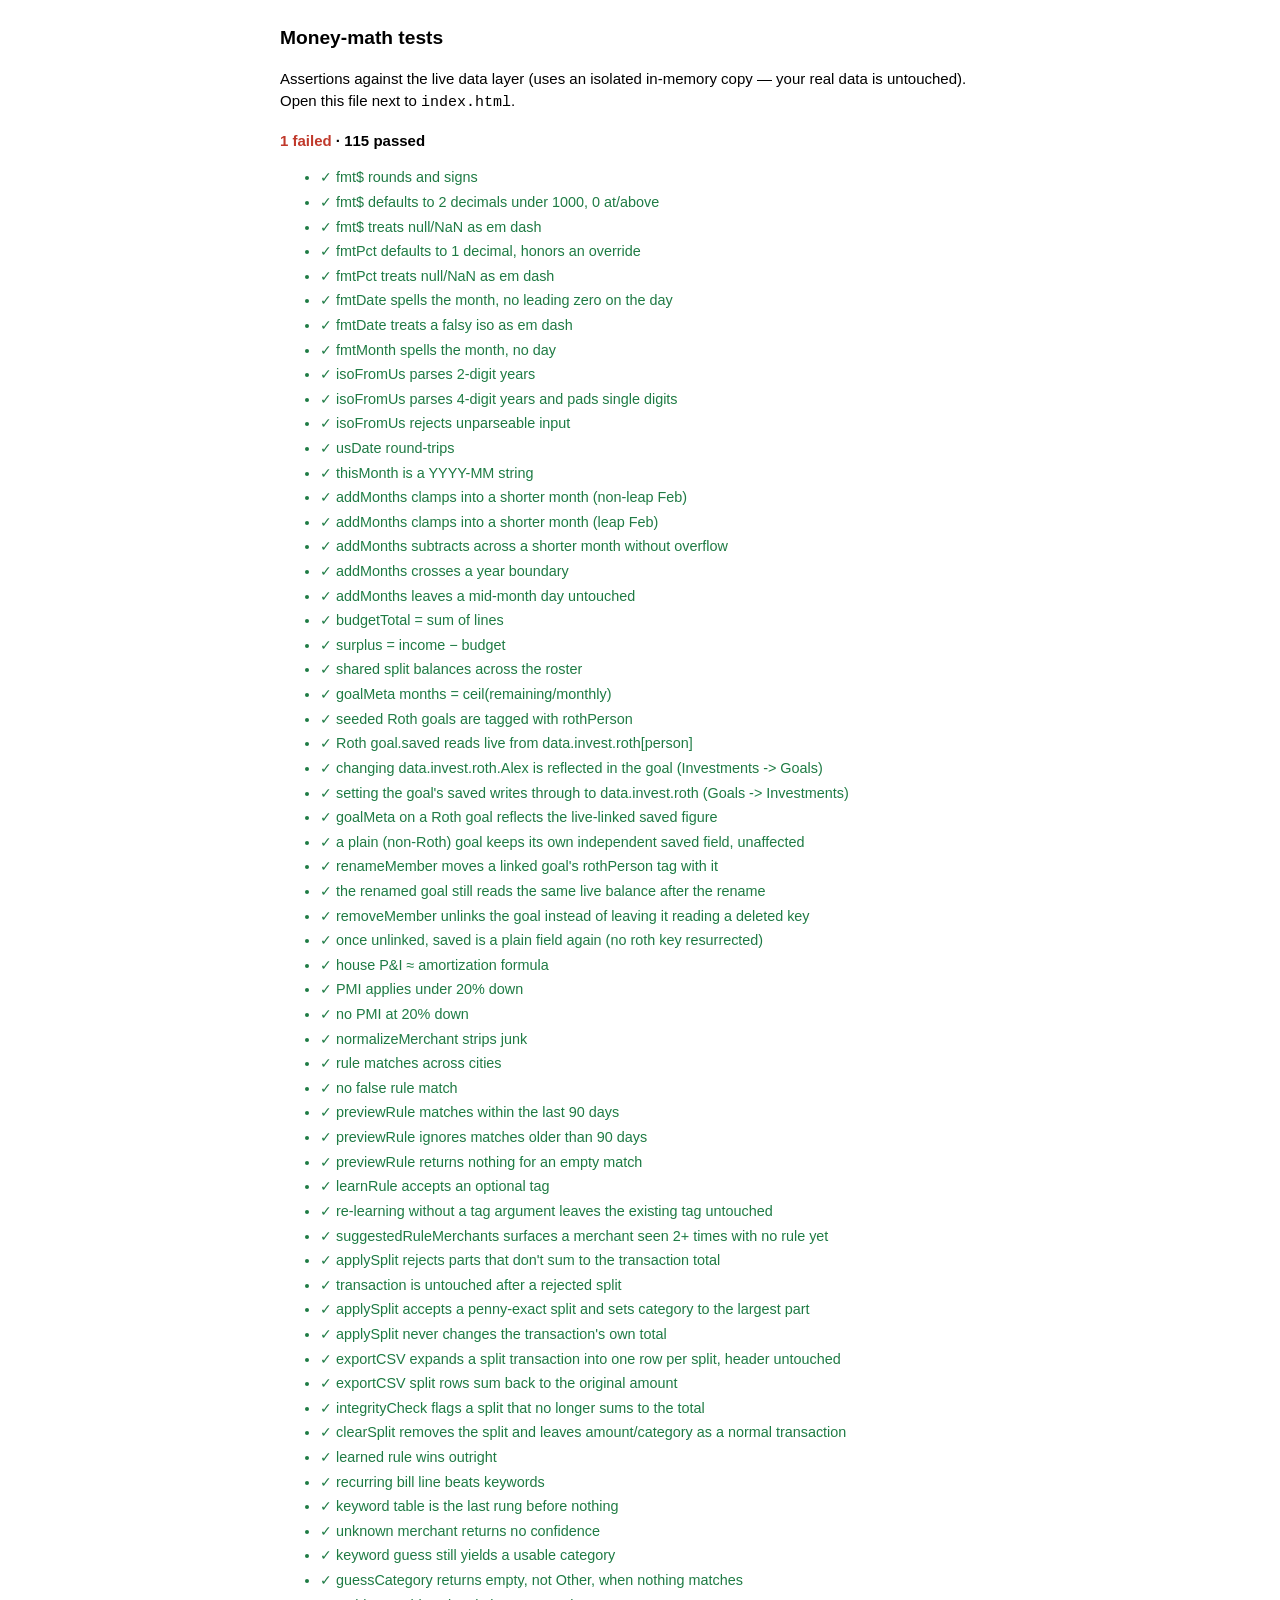
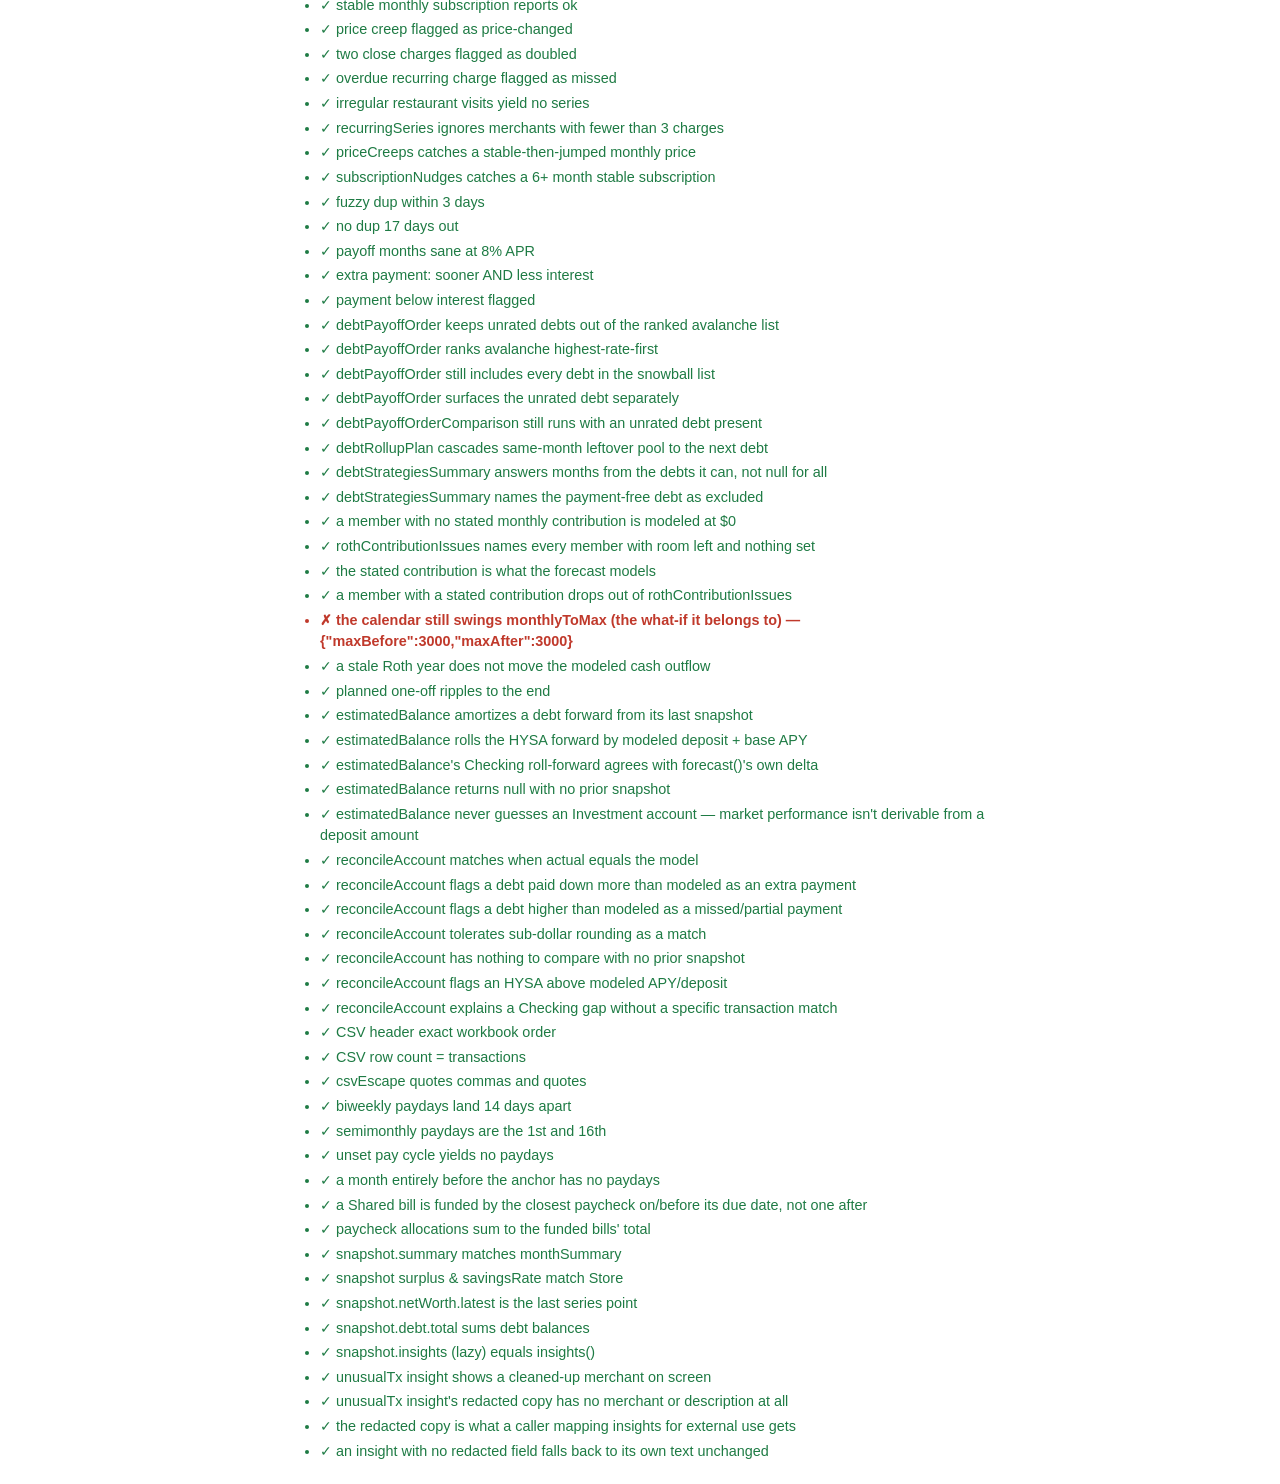
<file: tests.html>
<!DOCTYPE html>
<html lang="en">
<head>
  <meta charset="UTF-8">
  <meta name="viewport" content="width=device-width, initial-scale=1.0">
  <title>Household Finance — money-math tests</title>
  <style>
    body { font: 15px/1.5 -apple-system, "Segoe UI", Roboto, Arial, sans-serif; margin: 24px auto; max-width: 720px; padding: 0 16px; }
    h1 { font-size: 1.2rem; }
    .pass { color: #1E7B44; }
    .fail { color: #C0392B; font-weight: 700; }
    #summary { font-weight: 800; margin: 12px 0; }
    li { margin: 3px 0; font-size: .9rem; }
  </style>
</head>
<body>
  <h1>Money-math tests</h1>
  <p>Assertions against the live data layer (uses an isolated in-memory copy — your real data is untouched). Open this file next to <code>index.html</code>.</p>
  <div id="summary">running…</div>
  <ul id="out"></ul>

  <!-- Isolate: stash real data, run against a fresh demo seed, restore afterwards. -->
  <script>
    window.__realData = localStorage.getItem('householdFinance.v1');
    localStorage.removeItem('householdFinance.v1');
  </script>
  <script src="js/store/00-state.js"></script>
  <script src="js/store/01-format.js"></script>
  <script src="js/store/02-members.js"></script>
  <script src="js/store/03-budget.js"></script>
  <script src="js/store/04-paycycles.js"></script>
  <script src="js/store/05-transactions.js"></script>
  <script src="js/store/06-calendar.js"></script>
  <script src="js/store/07-networth.js"></script>
  <script src="js/store/99-export.js"></script>
  <script>
    const out = document.getElementById('out');
    let pass = 0, fail = 0;
    const t = (name, cond, detail) => {
      const li = document.createElement('li');
      li.className = cond ? 'pass' : 'fail';
      li.textContent = (cond ? '✓ ' : '✗ ') + name + (cond ? '' : ' — ' + (detail || ''));
      out.appendChild(li);
      cond ? pass++ : fail++;
    };
    const S = Store;
    const near = (a, b, eps) => Math.abs(a - b) <= (eps == null ? 0.01 : eps);

    try {
    /* formatting — js/store/01-format.js is byte-identical with the sibling
       repo (roadmap F-I3); these assertions run in both, so a behavioral
       regression in the shared money-math is caught even where the sync-drift
       gate's textual diff can't see one (or where two repos' copies could
       silently diverge in behavior without a textual difference to flag). */
    t('fmt$ rounds and signs', S.fmt$(-1234.5, 0) === '−$1,235' && S.fmt$(12.345, 2) === '$12.35', S.fmt$(-1234.5, 0));
    t('fmt$ defaults to 2 decimals under 1000, 0 at/above', S.fmt$(999) === '$999.00' && S.fmt$(1000) === '$1,000', S.fmt$(999) + ' / ' + S.fmt$(1000));
    t('fmt$ treats null/NaN as em dash', S.fmt$(null) === '—' && S.fmt$(NaN) === '—', S.fmt$(null));
    t('fmtPct defaults to 1 decimal, honors an override', S.fmtPct(0.5) === '50.0%' && S.fmtPct(0.256, 0) === '26%', S.fmtPct(0.5));
    t('fmtPct treats null/NaN as em dash', S.fmtPct(null) === '—' && S.fmtPct(NaN) === '—', S.fmtPct(null));
    t('fmtDate spells the month, no leading zero on the day', S.fmtDate('2026-01-09') === 'Jan 9, 2026', S.fmtDate('2026-01-09'));
    t('fmtDate treats a falsy iso as em dash', S.fmtDate('') === '—' && S.fmtDate(null) === '—', S.fmtDate(''));
    t('fmtMonth spells the month, no day', S.fmtMonth('2026-07') === 'Jul 2026', S.fmtMonth('2026-07'));
    t('isoFromUs parses 2-digit years', S.isoFromUs('7/3/26') === '2026-07-03', S.isoFromUs('7/3/26'));
    t('isoFromUs parses 4-digit years and pads single digits', S.isoFromUs('1/2/2026') === '2026-01-02', S.isoFromUs('1/2/2026'));
    t('isoFromUs rejects unparseable input', S.isoFromUs('not a date') === null, S.isoFromUs('not a date'));
    t('usDate round-trips', S.usDate('2026-07-03') === '07/03/2026', S.usDate('2026-07-03'));
    t('thisMonth is a YYYY-MM string', /^\d{4}-\d{2}$/.test(S.thisMonth()), S.thisMonth());
    /* addMonths — pins the bug this file's own monthsAgoYm() helper hit on
       2026-08-31: naive d.setMonth(d.getMonth() - 2) rolled June 30 (2026's
       actual "2 months before Aug 31") forward into July 1, because June
       only has 30 days and JS spills the extra day into the next month. */
    const ymd = d => d.toISOString().slice(0, 10);
    t('addMonths clamps into a shorter month (non-leap Feb)', ymd(S.addMonths(new Date(2026, 0, 31), 1)) === '2026-02-28', ymd(S.addMonths(new Date(2026, 0, 31), 1)));
    t('addMonths clamps into a shorter month (leap Feb)', ymd(S.addMonths(new Date(2024, 0, 31), 1)) === '2024-02-29', ymd(S.addMonths(new Date(2024, 0, 31), 1)));
    t('addMonths subtracts across a shorter month without overflow', ymd(S.addMonths(new Date(2026, 7, 31), -2)) === '2026-06-30', ymd(S.addMonths(new Date(2026, 7, 31), -2)));
    t('addMonths crosses a year boundary', ymd(S.addMonths(new Date(2026, 11, 15), 2)) === '2027-02-15', ymd(S.addMonths(new Date(2026, 11, 15), 2)));
    t('addMonths leaves a mid-month day untouched', ymd(S.addMonths(new Date(2026, 5, 15), 3)) === '2026-09-15', ymd(S.addMonths(new Date(2026, 5, 15), 3)));

    /* budget & derived */
    t('budgetTotal = sum of lines', near(S.budgetTotal(), S.data.budget.reduce((s, b) => s + b.monthly, 0)));
    t('surplus = income − budget', near(S.surplus(), S.incomeTotal() - S.budgetTotal()));
    // Unlike the fixed two-person model, budgetByPerson() here returns a
    // roster-shaped `attributed` map — every member's share plus their own
    // lines should still add back up to the whole budget, regardless of
    // how many people are in the household.
    const p = S.budgetByPerson();
    t('shared split balances across the roster',
      near(Object.values(p.attributed).reduce((s, v) => s + v, 0), S.budgetTotal()), JSON.stringify(p));

    /* goals */
    const g = { target: 1000, saved: 250, monthly: 250 };
    const gm = S.goalMeta(g);
    t('goalMeta months = ceil(remaining/monthly)', gm.months === 3 && near(gm.pct, 0.25), JSON.stringify(gm));

    /* Roth goal <-> Investments reconciliation: a goal's `saved` is a live
       pass-through to data.invest.roth[rothPerson], not an independent
       stored figure, so the two screens can no longer drift apart. Ported
       from Cross-Household- (fixed Mike/Bri pair there); here rothPerson
       is a member name since this repo's roster is dynamic, so rename/
       remove also need covering. */
    const alexRothGoal = S.data.goals.find(x => x.rothPerson === 'Alex');
    const samRothGoal = S.data.goals.find(x => x.rothPerson === 'Sam');
    t('seeded Roth goals are tagged with rothPerson', !!alexRothGoal && !!samRothGoal,
      JSON.stringify({ alex: !!alexRothGoal, sam: !!samRothGoal }));
    if (alexRothGoal) {
      t('Roth goal.saved reads live from data.invest.roth[person]',
        near(alexRothGoal.saved, S.rothMeta('Alex').ytd), JSON.stringify({ goalSaved: alexRothGoal.saved, ytd: S.rothMeta('Alex').ytd }));
      S.data.invest.roth.Alex = 3000;
      t('changing data.invest.roth.Alex is reflected in the goal (Investments -> Goals)',
        near(alexRothGoal.saved, 3000), alexRothGoal.saved);
      alexRothGoal.saved = 4500;
      t('setting the goal\'s saved writes through to data.invest.roth (Goals -> Investments)',
        near(S.data.invest.roth.Alex, 4500), S.data.invest.roth.Alex);
      t('goalMeta on a Roth goal reflects the live-linked saved figure',
        near(S.goalMeta(alexRothGoal).pct, 4500 / alexRothGoal.target, 0.001), JSON.stringify(S.goalMeta(alexRothGoal)));
    }
    t('a plain (non-Roth) goal keeps its own independent saved field, unaffected',
      (() => { g.saved = 999; return g.saved === 999 && S.data.invest.roth.Alex !== 999; })());

    /* Roth linkage follows a rename, and survives a removal by unlinking
       into a plain figure instead of silently reading 0. Uses a scratch
       member (not Alex/Sam) so it doesn't disturb the rest of the suite,
       which assumes the seeded two-person roster. */
    S.addMember('RothTestPerson');
    const scratchGoal = { id: S.uid(), name: 'Roth IRA — RothTestPerson (test)', target: 5000, saved: 0, monthly: 100, rothPerson: 'RothTestPerson' };
    S.data.goals.push(scratchGoal);
    wireRothGoalLinks(S.data); // the real function (bare global, same top-level scope as tests.html itself), not a hand-rolled copy
    scratchGoal.saved = 750;
    S.renameMember('RothTestPerson', 'RothTestRenamed');
    t('renameMember moves a linked goal\'s rothPerson tag with it',
      scratchGoal.rothPerson === 'RothTestRenamed', scratchGoal.rothPerson);
    t('the renamed goal still reads the same live balance after the rename',
      near(scratchGoal.saved, 750), scratchGoal.saved);
    S.removeMember('RothTestRenamed');
    t('removeMember unlinks the goal instead of leaving it reading a deleted key',
      !scratchGoal.rothPerson && near(scratchGoal.saved, 750), JSON.stringify({ rothPerson: scratchGoal.rothPerson, saved: scratchGoal.saved }));
    scratchGoal.saved = 900;
    t('once unlinked, saved is a plain field again (no roth key resurrected)',
      scratchGoal.saved === 900 && !('RothTestRenamed' in S.data.invest.roth), JSON.stringify(S.data.invest.roth));
    S.data.goals = S.data.goals.filter(x => x.id !== scratchGoal.id); // scratch cleanup

    /* house scenario */
    const hs = S.houseScenario({ price: 300000, downPct: 10 });
    t('house P&I ≈ amortization formula', near(hs.pi, 270000 * (0.065 / 12) / (1 - Math.pow(1 + 0.065 / 12, -360)), 0.5), hs.pi.toFixed(2));
    t('PMI applies under 20% down', hs.pmi > 0);
    t('no PMI at 20% down', S.houseScenario({ price: 300000, downPct: 20 }).pmi === 0);

    /* merchant intelligence */
    t('normalizeMerchant strips junk', S.normalizeMerchant('GIANT #6482 POS 07/03') === 'GIANT', S.normalizeMerchant('GIANT #6482 POS 07/03'));
    S.data.rules = [];
    S.learnRule('GIANT #1 ALLENTOWN PA', 'Groceries', 'Shared');
    t('rule matches across cities', !!S.ruleFor('GIANT #2 BETHLEHEM PA'));
    t('no false rule match', !S.ruleFor('WAWA 100 EASTON PA'));

    /* visual rule builder — previewRule() + optional tag (Roadmap Phase 1 #4) */
    (function () {
      const iso = d => d.toISOString().slice(0, 10);
      const daysAgo = n => { const d = new Date(); d.setDate(d.getDate() - n); return iso(d); };
      S.data.transactions.push(
        { id: S.uid(), date: daysAgo(10), category: 'Shopping', description: 'TESTMART 123 ALLENTOWN', amount: 25, who: 'Shared', account: '', notes: '' },
        { id: S.uid(), date: daysAgo(120), category: 'Shopping', description: 'TESTMART 456 BETHLEHEM', amount: 30, who: 'Shared', account: '', notes: '' }
      );
      const preview = S.previewRule({ match: 'TESTMART' });
      t('previewRule matches within the last 90 days', preview.length === 1 && preview[0].description.includes('ALLENTOWN'),
        JSON.stringify(preview));
      t('previewRule ignores matches older than 90 days', !preview.some(p => p.description.includes('BETHLEHEM')));
      t('previewRule returns nothing for an empty match', S.previewRule({ match: '' }).length === 0);

      const rule = S.learnRule('TESTMART 123 ALLENTOWN', 'Shopping', 'Alex', 'test-tag');
      t('learnRule accepts an optional tag', !!rule && rule.tag === 'test-tag', JSON.stringify(rule));
      S.learnRule('TESTMART 123 ALLENTOWN', 'Shopping', 'Alex');
      t('re-learning without a tag argument leaves the existing tag untouched',
        S.ruleFor('TESTMART 123 ALLENTOWN').tag === 'test-tag');
    })();

    /* empty-state "promote to rule" suggestions */
    (function () {
      S.data.transactions.push(
        { id: S.uid(), date: '2026-08-01', category: 'Dining Out', description: 'REPEATEATS DOWNTOWN', amount: 12, who: 'Shared', account: '', notes: '' },
        { id: S.uid(), date: '2026-08-08', category: 'Dining Out', description: 'REPEATEATS DOWNTOWN', amount: 14, who: 'Shared', account: '', notes: '' }
      );
      const suggestions = S.suggestedRuleMerchants(5);
      t('suggestedRuleMerchants surfaces a merchant seen 2+ times with no rule yet',
        suggestions.some(s => s.merchant.toUpperCase().includes('REPEATEATS') && s.category === 'Dining Out'),
        JSON.stringify(suggestions));
    })();

    /* split transactions (Roadmap Phase 1 #4) */
    (function () {
      const tx = { id: S.uid(), date: '2026-08-15', category: 'Shopping', description: 'TARGET SPLIT TEST', amount: 86.40, who: 'Shared', account: '', notes: '' };
      S.data.transactions.push(tx);
      t('applySplit rejects parts that don\'t sum to the transaction total',
        S.applySplit(tx.id, [{ category: 'Groceries', amount: 40 }, { category: 'Shopping', amount: 40 }]) === null);
      t('transaction is untouched after a rejected split', tx.amount === 86.40 && tx.category === 'Shopping');
      const applied = S.applySplit(tx.id, [{ category: 'Groceries', amount: 50.40 }, { category: 'Shopping', amount: 36 }]);
      t('applySplit accepts a penny-exact split and sets category to the largest part',
        !!applied && applied.category === 'Groceries' && applied.splits.length === 2, JSON.stringify(applied));
      t('applySplit never changes the transaction\'s own total', tx.amount === 86.40);

      const csvRows = S.parseCSV(S.exportCSV());
      const splitRows = csvRows.filter(r => r[2] === 'TARGET SPLIT TEST');
      t('exportCSV expands a split transaction into one row per split, header untouched',
        splitRows.length === 2 && splitRows.every(r => /split \d\/2 of/.test(r[6])), JSON.stringify(splitRows));
      t('exportCSV split rows sum back to the original amount',
        Math.round(splitRows.reduce((s, r) => s + parseFloat(r[3]), 0) * 100) === 8640, JSON.stringify(splitRows));

      t('integrityCheck flags a split that no longer sums to the total', (() => {
        tx.splits[0].amount = 999; // corrupt in place, bypassing applySplit's own validation
        const flagged = S.integrityCheck().some(i => /splits don't add up/.test(i));
        tx.splits[0].amount = 50.40; // restore before clearSplit below
        return flagged;
      })());

      const cleared = S.clearSplit(tx.id);
      t('clearSplit removes the split and leaves amount/category as a normal transaction',
        !!cleared && !cleared.splits && cleared.amount === 86.40);
    })();

    /* categorization pipeline — the confidence tier is what the import review
       triages on, so each rung needs to be the one that answers. */
    const conf = d => S.categorize({ description: d, amount: 0 }).confidence;
    t('learned rule wins outright', conf('GIANT #2 BETHLEHEM PA') === 'rule', conf('GIANT #2 BETHLEHEM PA'));
    t('recurring bill line beats keywords',
      S.categorize({ description: 'NETFLIX.COM', amount: 20 }).confidence === 'bill',
      JSON.stringify(S.categorize({ description: 'NETFLIX.COM', amount: 20 })));
    t('keyword table is the last rung before nothing',
      conf('SHEETZ 455 BETHLEHEM') === 'keyword', conf('SHEETZ 455 BETHLEHEM'));
    t('unknown merchant returns no confidence',
      conf('ZZQX HOLDINGS LLC') === null, String(conf('ZZQX HOLDINGS LLC')));
    t('keyword guess still yields a usable category',
      S.categorize({ description: 'SHEETZ 455 BETHLEHEM', amount: 40 }).category === 'Auto');
    t('guessCategory returns empty, not Other, when nothing matches',
      S.guessCategory('ZZQX HOLDINGS LLC') === '');


    /* recurring-series detector — pinned before priceCreeps/subscriptionNudges
       are rewritten to consume it, so a behavior drift shows up as a failing
       assertion instead of a silent regression. "Today" is whatever the
       system clock reads when this suite runs. */
    (function () {
      const push = (date, desc, amount) => S.data.transactions.push(
        { id: S.uid(), date, category: 'Internet & Streaming', description: desc, amount, who: 'Shared', account: 'Test', notes: '' });
      const today = new Date();
      const iso = d => d.toISOString().slice(0, 10);
      const monthsAgo = n => iso(S.addMonths(today, -n));

      // Stable monthly subscription, last charge recent (~2 weeks ago): 'ok'.
      S.data.transactions = S.data.transactions.filter(t => t.description !== 'STREAMFLIX');
      for (let n = 5; n >= 1; n--) push(monthsAgo(n), 'STREAMFLIX MONTHLY', 15.00);
      const recentIso = (() => { const d = new Date(today); d.setDate(d.getDate() - 14); return iso(d); })();
      push(recentIso, 'STREAMFLIX MONTHLY', 15.00);

      // Price creep: stable at $10, jumped to $13 on the latest charge.
      for (let n = 5; n >= 2; n--) push(monthsAgo(n), 'BOXQUEUE PLUS', 10.00);
      push(monthsAgo(1), 'BOXQUEUE PLUS', 13.00);

      // Doubled: normally monthly, but charged twice within days on the
      // latest cycle.
      const plusDays = (dateIso, n) => { const d = new Date(dateIso + 'T00:00:00'); d.setDate(d.getDate() + n); return iso(d); };
      for (let n = 5; n >= 2; n--) push(monthsAgo(n), 'TUNEHUB AUDIO', 9.99);
      push(monthsAgo(1), 'TUNEHUB AUDIO', 9.99);
      push(plusDays(monthsAgo(1), 3), 'TUNEHUB AUDIO', 9.99);

      // Missed: stable monthly, but nothing posted in ~2 cadence lengths.
      for (let n = 6; n >= 2; n--) push(monthsAgo(n), 'GYMFLOW STUDIO', 40.00);

      // Irregular restaurant visits — never a series at all.
      push(monthsAgo(4), 'ROADHOUSE GRILL', 42.10);
      push(monthsAgo(3), 'ROADHOUSE GRILL', 58.20);
      push(monthsAgo(1), 'ROADHOUSE GRILL', 31.00);

      const series = S.recurringSeries();
      const byMerchant = k => series.find(s => s.merchant.toUpperCase().includes(k));

      t('stable monthly subscription reports ok', byMerchant('STREAMFLIX') && byMerchant('STREAMFLIX').status === 'ok',
        JSON.stringify(byMerchant('STREAMFLIX')));
      t('price creep flagged as price-changed', byMerchant('BOXQUEUE') && byMerchant('BOXQUEUE').status === 'price-changed',
        JSON.stringify(byMerchant('BOXQUEUE')));
      t('two close charges flagged as doubled', byMerchant('TUNEHUB') && byMerchant('TUNEHUB').status === 'doubled',
        JSON.stringify(byMerchant('TUNEHUB')));
      t('overdue recurring charge flagged as missed', byMerchant('GYMFLOW') && byMerchant('GYMFLOW').status === 'missed',
        JSON.stringify(byMerchant('GYMFLOW')));
      t('irregular restaurant visits yield no series', !byMerchant('ROADHOUSE'));
      t('recurringSeries ignores merchants with fewer than 3 charges', (() => {
        S.data.transactions.push({ id: S.uid(), date: monthsAgo(1), category: 'Shopping', description: 'ONETIME VENDOR', amount: 20, who: 'Shared', account: '', notes: '' });
        return !S.recurringSeries().find(s => s.merchant.toUpperCase().includes('ONETIME'));
      })());

      // Pinned against the CURRENT (pre-rewrite) priceCreeps/subscriptionNudges
      // so the swap onto recurringSeries() is verified, not assumed. Dates land
      // on the same day-of-month every month so the old calendar-bucket
      // grouping and the new day-delta cadence model agree on this data —
      // deliberately not testing the edge cases where they're allowed to
      // differ (see the comments on the rewritten functions themselves).
      for (let n = 4; n >= 1; n--) push(monthsAgo(n), 'LOOPSTREAM PLUS', 12.00);
      push(monthsAgo(0), 'LOOPSTREAM PLUS', 15.50);
      for (let n = 6; n >= 1; n--) push(monthsAgo(n), 'CLOUDVAULT BACKUP', 8.00);

      const creepsBefore = S.priceCreeps();
      const nudgesBefore = S.subscriptionNudges();
      const loop = creepsBefore.find(c => c.merchant.toUpperCase().includes('LOOPSTREAM'));
      const vault = nudgesBefore.find(n => n.merchant.toUpperCase().includes('CLOUDVAULT'));
      t('priceCreeps catches a stable-then-jumped monthly price', !!loop && near(loop.from, 12.00) && near(loop.to, 15.50),
        JSON.stringify(loop));
      t('subscriptionNudges catches a 6+ month stable subscription', !!vault && vault.months === 6 && near(vault.amount, 8.00),
        JSON.stringify(vault));
    })();


    /* dedupe — the demo seed's dates are relative to today (not fixed like
       Cross-Household-'s real data), so the comparison dates here are built
       relative to the seeded transaction itself rather than hardcoded. */
    const t0 = S.data.transactions[1];
    const near3 = new Date(t0.date + 'T00:00:00'); near3.setDate(near3.getDate() + 2);
    const far17 = new Date(t0.date + 'T00:00:00'); far17.setDate(far17.getDate() + 17);
    t('fuzzy dup within 3 days', !!S.likelyDuplicate({ date: near3.toISOString().slice(0, 10), amount: t0.amount, description: t0.description }));
    t('no dup 17 days out', !S.likelyDuplicate({ date: far17.toISOString().slice(0, 10), amount: t0.amount, description: t0.description }));

    /* debt payoff */
    const acct = { id: 'x', payment: 290, rate: 8 };
    S.data.accounts.push({ id: 'x', name: 'T', kind: 'debt', type: 'Loan', owner: 'Shared', payment: 290, rate: 8 });
    // Snapshot month must be "now" (not a fixed past month) so it's reliably
    // the latest snapshot whenever this file is actually run.
    S.saveSnapshot(S.thisMonth(), { x: 4600 });
    const p0 = S.debtPayoff(acct, 0), p100 = S.debtPayoff(acct, 100);
    t('payoff months sane at 8% APR', p0.months >= 16 && p0.months <= 18, String(p0.months));
    t('extra payment: sooner AND less interest', p100.months < p0.months && p100.interest < p0.interest,
      JSON.stringify([p0, p100]));
    t('payment below interest flagged', S.debtPayoff({ id: 'x', payment: 10, rate: 8 }, 0).months === null);

    /* debt payoff order, rollup cascade, and partial strategy summaries —
       ported from Cross-Household-'s M-1/M-2/M-3 audit fixes. A separate
       set of debts from the one above so these don't interact with it. */
    (function () {
      const addDebt = (id, name, payment, rate, balance) => {
        S.data.accounts.push({ id, name, kind: 'debt', type: 'Loan', owner: 'Shared', payment, rate });
        S.saveSnapshot(S.thisMonth(), { [id]: balance });
      };

      // M-2: an account with no APR on file (rate === null) must not be
      // ranked into the avalanche list as if a 0% rate were confirmed —
      // it goes in a separate avalancheUnranked bucket instead.
      addDebt('ord-a', 'Ord Rated A', 50, 20, 1000);
      addDebt('ord-b', 'Ord Rated B', 80, 10, 2000);
      addDebt('ord-c', 'Ord Unrated', 25, null, 500);
      // The test suite shares one Store across the whole file, so other
      // sections' debts (e.g. the amortization test's 'T' above) are also
      // live here — assert on membership/order among the ones this block
      // added, not on exact list lengths.
      const order = S.debtPayoffOrder();
      const ordNames = ['Ord Rated A', 'Ord Rated B', 'Ord Unrated'];
      const avalancheOrd = order.avalanche.filter(a => ordNames.includes(a.name));
      t('debtPayoffOrder keeps unrated debts out of the ranked avalanche list',
        order.avalanche.every(a => a.rate != null) && avalancheOrd.length === 2,
        JSON.stringify(order.avalanche.map(a => [a.name, a.rate])));
      t('debtPayoffOrder ranks avalanche highest-rate-first',
        avalancheOrd[0].name === 'Ord Rated A' && avalancheOrd[1].name === 'Ord Rated B');
      t('debtPayoffOrder still includes every debt in the snowball list',
        ordNames.every(n => order.snowball.some(a => a.name === n)));
      t('debtPayoffOrder surfaces the unrated debt separately',
        order.avalancheUnranked.some(a => a.name === 'Ord Unrated') &&
        !order.avalanche.some(a => a.name === 'Ord Unrated'));

      // The rollup simulation must still charge the unranked debt's own
      // minimum every month even though it's not competing for extra $$.
      const cmp = S.debtPayoffOrderComparison(0);
      t('debtPayoffOrderComparison still runs with an unrated debt present',
        !!cmp && cmp.avalanche.months > 0, JSON.stringify(cmp && cmp.avalanche.months));
    })();

    (function () {
      // M-1: debtRollupPlan (reached via debtPayoffOrderComparison's
      // snowball plan, which sorts smallest-balance-first) must cascade
      // leftover extra-payment pool to the next debt in the SAME month a
      // target clears, not just via the following month's freed minimum.
      const addDebt = (id, name, payment, rate, balance) => {
        S.data.accounts.push({ id, name, kind: 'debt', type: 'Loan', owner: 'Shared', payment, rate });
        S.saveSnapshot(S.thisMonth(), { [id]: balance });
      };
      addDebt('cas-small', 'Cascade Small', 10, 0, 50);
      addDebt('cas-big', 'Cascade Big', 100, 0, 5000);
      const plan = S.debtPayoffOrderComparison(100).snowball;
      // Month 1: pool = 100. Small: min(10+100,50)=50 (paid off), pool -= 40 -> 60.
      // Big absorbs the remaining 60 of pool the same month.
      const smallPaid = plan.order.find(o => o.name === 'Cascade Small');
      t('debtRollupPlan cascades same-month leftover pool to the next debt',
        !!smallPaid && smallPaid.month === 1, JSON.stringify(plan.order));
    })();

    (function () {
      // M-3: a debt with no monthly payment on file (debtPayoff() ->
      // months: null for it) must be excluded from the household summary
      // rather than nulling out the whole strategy for every other debt.
      const addDebt = (id, name, payment, rate, balance) => {
        S.data.accounts.push({ id, name, kind: 'debt', type: 'Loan', owner: 'Shared', payment, rate });
        S.saveSnapshot(S.thisMonth(), { [id]: balance });
      };
      addDebt('sum-loan', 'Summary Loan', 150, 12, 3000);
      addDebt('sum-nopay', 'Summary No-Payment Card', 0, 20, 800);
      const summary = S.debtStrategiesSummary();
      const base = summary.find(s => s.key === 'base');
      t('debtStrategiesSummary answers months from the debts it can, not null for all',
        base.months != null, String(base.months));
      t('debtStrategiesSummary names the payment-free debt as excluded',
        Array.isArray(base.excluded) && base.excluded.includes('Summary No-Payment Card'),
        JSON.stringify(base.excluded));
    })();

    /* activeRothMonthly — the modeled Roth outflow is the household's stated
       monthly contribution, never rothMeta().monthlyToMax. The load-bearing
       assertion is the last one: monthlyToMax is date-driven, so a forecast
       that sampled it would move on the calendar alone. */
    (function () {
      const inv = S.data.invest;
      const savedYtd = JSON.parse(JSON.stringify(inv.roth));
      const savedMonthly = JSON.parse(JSON.stringify(inv.rothMonthly || {}));
      const savedYear = inv.rothYear;

      inv.rothMonthly = {};
      S.data.members.forEach(m => { inv.rothMonthly[m] = 0; });
      const noneSet = S.forecast(1).rothMonthly;
      t('a member with no stated monthly contribution is modeled at $0',
        near(noneSet, 0), String(noneSet));
      t('rothContributionIssues names every member with room left and nothing set',
        S.rothContributionIssues().length ===
          S.data.members.filter(m => S.rothMeta(m).remaining > 0).length,
        JSON.stringify(S.rothContributionIssues()));

      inv.rothMonthly[S.data.members[0]] = 300;
      t('the stated contribution is what the forecast models',
        near(S.forecast(1).rothMonthly, 300), String(S.forecast(1).rothMonthly));
      t('a member with a stated contribution drops out of rothContributionIssues',
        !S.rothContributionIssues().includes(S.data.members[0]),
        JSON.stringify(S.rothContributionIssues()));

      // The regression itself: rolling the Roth year into the past jams
      // monthsLeft at 1, so monthlyToMax jumps to the whole remaining limit.
      // The modeled outflow must not move with it.
      const beforeYearRoll = S.forecast(1).rothMonthly;
      const maxBefore = S.rothMeta(S.data.members[0]).monthlyToMax;
      inv.rothYear = new Date().getFullYear() - 1;
      const maxAfter = S.rothMeta(S.data.members[0]).monthlyToMax;
      t('the calendar still swings monthlyToMax (the what-if it belongs to)',
        maxAfter > maxBefore, JSON.stringify({ maxBefore, maxAfter }));
      t('a stale Roth year does not move the modeled cash outflow',
        near(S.forecast(1).rothMonthly, beforeYearRoll),
        JSON.stringify({ beforeYearRoll, after: S.forecast(1).rothMonthly }));

      inv.roth = savedYtd; inv.rothMonthly = savedMonthly; inv.rothYear = savedYear;
    })();

    /* forecast ripple */
    const base = S.forecast(12);
    S.data.planned.push({ id: 'pl1', name: 'test', month: base.months[3].ym, amount: 500 });
    const after = S.forecast(12);
    t('planned one-off ripples to the end', near(base.months[11].balance - after.months[11].balance, 500),
      String(base.months[11].balance - after.months[11].balance));

    /* estimatedBalance — Zero-Entry Net Worth. Dates are relative to the
       actual run date, not hardcoded, so the suite stays valid regardless of
       when it runs. */
    (function () {
      const iso = d => d.toISOString().slice(0, 10);
      const monthsAgoYm = n => iso(S.addMonths(new Date(), -n)).slice(0, 7);

      // Debt: verified against the amortization formula directly, not
      // against debtPayoff() — that answers a different question
      // (months-from-now-to-zero), not "what happened since a dated snapshot".
      const debtAcct = { id: 'est-debt', name: 'Test Loan', kind: 'debt', type: 'Loan', owner: 'Shared', payment: 300, rate: 6 };
      S.data.accounts.push(debtAcct);
      const twoMonthsAgo = monthsAgoYm(2);
      S.saveSnapshot(twoMonthsAgo, { [debtAcct.id]: 3000 });
      const di = 0.06 / 12;
      let expectDebt = 3000;
      for (let k = 0; k < 2; k++) expectDebt = expectDebt * (1 + di) - 300;
      const estDebt = S.estimatedBalance(debtAcct.id);
      t('estimatedBalance amortizes a debt forward from its last snapshot',
        !!estDebt && near(estDebt.balance, expectDebt, 0.5), JSON.stringify([estDebt, expectDebt]));

      const oneMonthAgo = monthsAgoYm(1);
      // The demo seed pre-populates a this-month snapshot for every account
      // (so Net Worth and Forecast have something to show on first open) —
      // clear it for the accounts under test so "one month stale" is
      // actually what gets exercised, matching a real household that hasn't
      // snapshotted yet this month.
      const clearThisMonth = id => { if (S.data.snapshots[S.thisMonth()]) delete S.data.snapshots[S.thisMonth()][id]; };

      // Savings (the HYSA-type account): verified against the same
      // deposit + APY formula the function documents using.
      const savingsAcct = S.data.accounts.find(a => a.name === 'High-Yield Savings');
      clearThisMonth(savingsAcct.id);
      S.saveSnapshot(oneMonthAgo, { [savingsAcct.id]: 1000 });
      const apy = S.data.invest.hysa.apys[1];
      const expectSavings = 1000 * (1 + apy / 100 / 12) + (+S.data.invest.hysa.deposit || 0);
      const estSavings = S.estimatedBalance(savingsAcct.id);
      t('estimatedBalance rolls the HYSA forward by modeled deposit + base APY',
        !!estSavings && near(estSavings.balance, expectSavings, 0.5), JSON.stringify([estSavings, expectSavings]));

      // Checking: the whole point of factoring liquidCashFlow() out of
      // forecast() — this cross-checks that estimatedBalance's Checking
      // branch and forecast()'s own first month agree on the same delta,
      // rather than two copies of the same formula that could drift apart.
      const checkingAcct = S.data.accounts.find(a => a.name === 'Joint Checking');
      clearThisMonth(checkingAcct.id);
      S.saveSnapshot(oneMonthAgo, { [checkingAcct.id]: 5000 });
      const fc1 = S.forecast(1);
      const estChecking = S.estimatedBalance(checkingAcct.id);
      t('estimatedBalance\'s Checking roll-forward agrees with forecast()\'s own delta',
        !!estChecking && near(estChecking.balance, 5000 + fc1.months[0].delta, 0.01),
        JSON.stringify([estChecking, fc1.months[0]]));

      const freshDebt = { id: 'est-debt-fresh', name: 'Fresh Loan', kind: 'debt', type: 'Loan', owner: 'Shared', payment: 100, rate: 5 };
      S.data.accounts.push(freshDebt);
      t('estimatedBalance returns null with no prior snapshot', S.estimatedBalance(freshDebt.id) === null);

      const rothAcct2 = S.data.accounts.find(a => a.type === 'Investment');
      t('estimatedBalance never guesses an Investment account — market performance isn\'t derivable from a deposit amount',
        S.estimatedBalance(rothAcct2.id) === null);
    })();

    /* reconcileAccount — Statement Reconciliation. Reuses the accounts and
       snapshots the estimatedBalance block above just set up, so the
       comparison sits directly against the exact figures it's built on. */
    (function () {
      const ym = S.thisMonth();

      const debtAcct = S.data.accounts.find(a => a.id === 'est-debt');
      const estD = S.estimatedBalance(debtAcct.id);
      t('reconcileAccount matches when actual equals the model',
        S.reconcileAccount(debtAcct.id, estD.balance, ym).matched);
      const rOff = S.reconcileAccount(debtAcct.id, estD.balance - 50, ym);
      t('reconcileAccount flags a debt paid down more than modeled as an extra payment',
        !rOff.matched && /extra payment/i.test(rOff.causes[0]), JSON.stringify(rOff));
      const rHigh = S.reconcileAccount(debtAcct.id, estD.balance + 50, ym);
      t('reconcileAccount flags a debt higher than modeled as a missed/partial payment',
        !rHigh.matched && /missed or partial/i.test(rHigh.causes[0]), JSON.stringify(rHigh));
      t('reconcileAccount tolerates sub-dollar rounding as a match',
        S.reconcileAccount(debtAcct.id, estD.balance + 0.4, ym).matched);

      const freshAcct = S.data.accounts.find(a => a.id === 'est-debt-fresh');
      const rFresh = S.reconcileAccount(freshAcct.id, 500, ym);
      t('reconcileAccount has nothing to compare with no prior snapshot',
        rFresh.matched && rFresh.expected === null && rFresh.causes.length === 0);

      const savingsAcct = S.data.accounts.find(a => a.name === 'High-Yield Savings');
      const estS = S.estimatedBalance(savingsAcct.id);
      const rSavings = S.reconcileAccount(savingsAcct.id, estS.balance + 60, ym);
      t('reconcileAccount flags an HYSA above modeled APY/deposit',
        !rSavings.matched && /base apy/i.test(rSavings.causes[0]), JSON.stringify(rSavings));

      const checkingAcct = S.data.accounts.find(a => a.name === 'Joint Checking');
      const estC = S.estimatedBalance(checkingAcct.id);
      const rChecking = S.reconcileAccount(checkingAcct.id, estC.balance - 300, ym);
      t('reconcileAccount explains a Checking gap without a specific transaction match',
        !rChecking.matched && rChecking.causes.length >= 1, JSON.stringify(rChecking));
    })();

    /* CSV round trip */
    const csv = S.exportCSV();
    const rows = S.parseCSV(csv);
    t('CSV header exact workbook order', rows[0].join(',') === S.CSV_HEADER.join(','), rows[0].join(','));
    t('CSV row count = transactions', rows.length - 1 === S.data.transactions.length);
    t('csvEscape quotes commas and quotes', S.csvEscape('a,"b"') === '"a,""b"""', S.csvEscape('a,"b"'));

    /* pay cycles — picked dynamically from the household's actual roster
       instead of hardcoded names, since membership here isn't fixed to two
       people named Mike and Bri. */
    const [person1, person2] = S.members();
    S.data.payCycles = {
      [person1]: { frequency: 'biweekly', anchor: '2026-06-19' },
      [person2]: { frequency: 'semimonthly', anchor: '2026-07-01' }
    };
    const person1Paydays = S.paydaysInMonth(person1, '2026-07');
    t('biweekly paydays land 14 days apart', person1Paydays.length === 3
      && person1Paydays[0] === '2026-07-03' && person1Paydays[1] === '2026-07-17' && person1Paydays[2] === '2026-07-31',
      JSON.stringify(person1Paydays));
    const person2Paydays = S.paydaysInMonth(person2, '2026-07');
    t('semimonthly paydays are the 1st and 16th', person2Paydays.length === 2
      && person2Paydays[0] === '2026-07-01' && person2Paydays[1] === '2026-07-16', JSON.stringify(person2Paydays));
    t('unset pay cycle yields no paydays', S.paydaysInMonth('nobody', '2026-07').length === 0);
    t('a month entirely before the anchor has no paydays', S.paydaysInMonth(person1, '2026-05').length === 0);
    const rentBill = S.data.budget.find(b => b.name === 'Rent');
    rentBill.dueDay = 2;
    const fp = S.fundingPaycheck(rentBill, '2026-07');
    t('a Shared bill is funded by the closest paycheck on/before its due date, not one after',
      !!fp && fp.date <= '2026-07-02' && fp.date === '2026-07-01' && fp.person === person2, JSON.stringify(fp));
    const allocations = S.paycheckAllocations('2026-07');
    t('paycheck allocations sum to the funded bills\' total',
      near(allocations.reduce((s, a) => s + a.amount, 0),
        S.data.budget.filter(b => b.type === 'Fixed' && b.dueDay).reduce((s, b) => s + b.monthly, 0)),
      JSON.stringify(allocations));

    /* household snapshot selector (Dashboard / Summary / Report read from one source) */
    const snap = S.householdSnapshot(S.thisMonth());
    const sumNow = S.monthSummary(S.thisMonth());
    t('snapshot.summary matches monthSummary', near(snap.summary.spent, sumNow.spent) && near(snap.summary.budget, sumNow.budget), JSON.stringify(snap.summary));
    t('snapshot surplus & savingsRate match Store', near(snap.surplus, S.surplus()) && near(snap.savingsRate, S.savingsRate()));
    t('snapshot.netWorth.latest is the last series point', (() => {
      const nw = S.netWorthSeries();
      const last = nw.length ? nw[nw.length - 1] : null;
      if (!snap.netWorth.latest || !last) return snap.netWorth.latest === last;
      return near(snap.netWorth.latest.net, last.net) && snap.netWorth.latest.ym === last.ym;
    })());
    t('snapshot.debt.total sums debt balances', near(snap.debt.total,
      S.data.accounts.filter(a => a.kind === 'debt').reduce((s, a) => s + (S.latestBalance(a.id) || 0), 0)));
    t('snapshot.insights (lazy) equals insights()', snap.insights.length === S.insights().length);

    /* unusualTx's insight: the on-screen text still names a cleaned-up
       merchant (same as every sibling insight), but the assistant only ever
       gets `redacted`, which drops the merchant/description entirely — a
       one-off unusually large charge is exactly the case most likely to be
       medical, legal or otherwise sensitive. "Today" is whatever the system
       clock reads when this suite runs, same convention as the
       recurring-series block above. */
    (function () {
      const savedTx = S.data.transactions;
      const today = new Date();
      const iso = d => d.toISOString().slice(0, 10);
      const monthsAgo = n => iso(S.addMonths(today, -n));
      const tx = (date, category, description, amount) =>
        ({ id: S.uid(), date, category, description, amount, who: 'Shared', account: '', notes: '' });
      S.data.transactions = [
        tx(monthsAgo(3), 'Dining Out', 'TEXAS ROADHOUSE #417 LANCASTER PA', 58.20),
        tx(monthsAgo(2), 'Dining Out', 'TEXAS ROADHOUSE #417 LANCASTER PA', 61.40),
        tx(monthsAgo(1), 'Dining Out', 'TEXAS ROADHOUSE #417 LANCASTER PA', 55.10),
        tx(iso(today), 'Dining Out', 'DR SUSAN REYNOLDS PSYCHIATRY LLC', 940)
      ];
      const ins = S.insights();
      const u = ins.find(i => /Unusually large/.test(i.text));
      // prettyMerchant() keeps a short, vowel-less token as an acronym
      // (PPL, UGI, CVS) rather than title-casing it — "DR" included.
      t('unusualTx insight shows a cleaned-up merchant on screen',
        !!u && u.text === 'Unusually large for Dining Out: DR Susan Reynolds Psychiatry LLC at $940.',
        JSON.stringify(u));
      t('unusualTx insight\'s redacted copy has no merchant or description at all',
        !!u && u.redacted === 'Unusually large for Dining Out: $940.',
        JSON.stringify(u));
      t('the redacted copy is what a caller mapping insights for external use gets',
        ins.map(i => i.redacted || i.text).every(line => !/Susan|Reynolds|Psychiatry/.test(line)),
        JSON.stringify(ins.map(i => i.redacted || i.text)));
      t('an insight with no redacted field falls back to its own text unchanged',
        ins.filter(i => i !== u).every(i => (i.redacted || i.text) === i.text));
      S.data.transactions = savedTx;
    })();

    // Note: Cross-Household-'s harness also checks integrityCheck() (seed
    // passes, bad rows get caught) — that function doesn't exist in this
    // repo yet (a separate, older hardening gap, not part of this port), so
    // those two assertions aren't included here.

    document.getElementById('summary').innerHTML = fail
      ? '<span class="fail">' + fail + ' failed</span> · ' + pass + ' passed'
      : '<span class="pass">All ' + pass + ' tests passed</span>';
    } catch (e) {
      document.getElementById('summary').innerHTML = '<span class="fail">Test run crashed: ' + e.message + '</span>';
    } finally {
      // ALWAYS restore the user's real data, even if a test throws
      if (window.__realData) localStorage.setItem('householdFinance.v1', window.__realData);
      else localStorage.removeItem('householdFinance.v1');
    }
  </script>
</body>
</html>
</file>
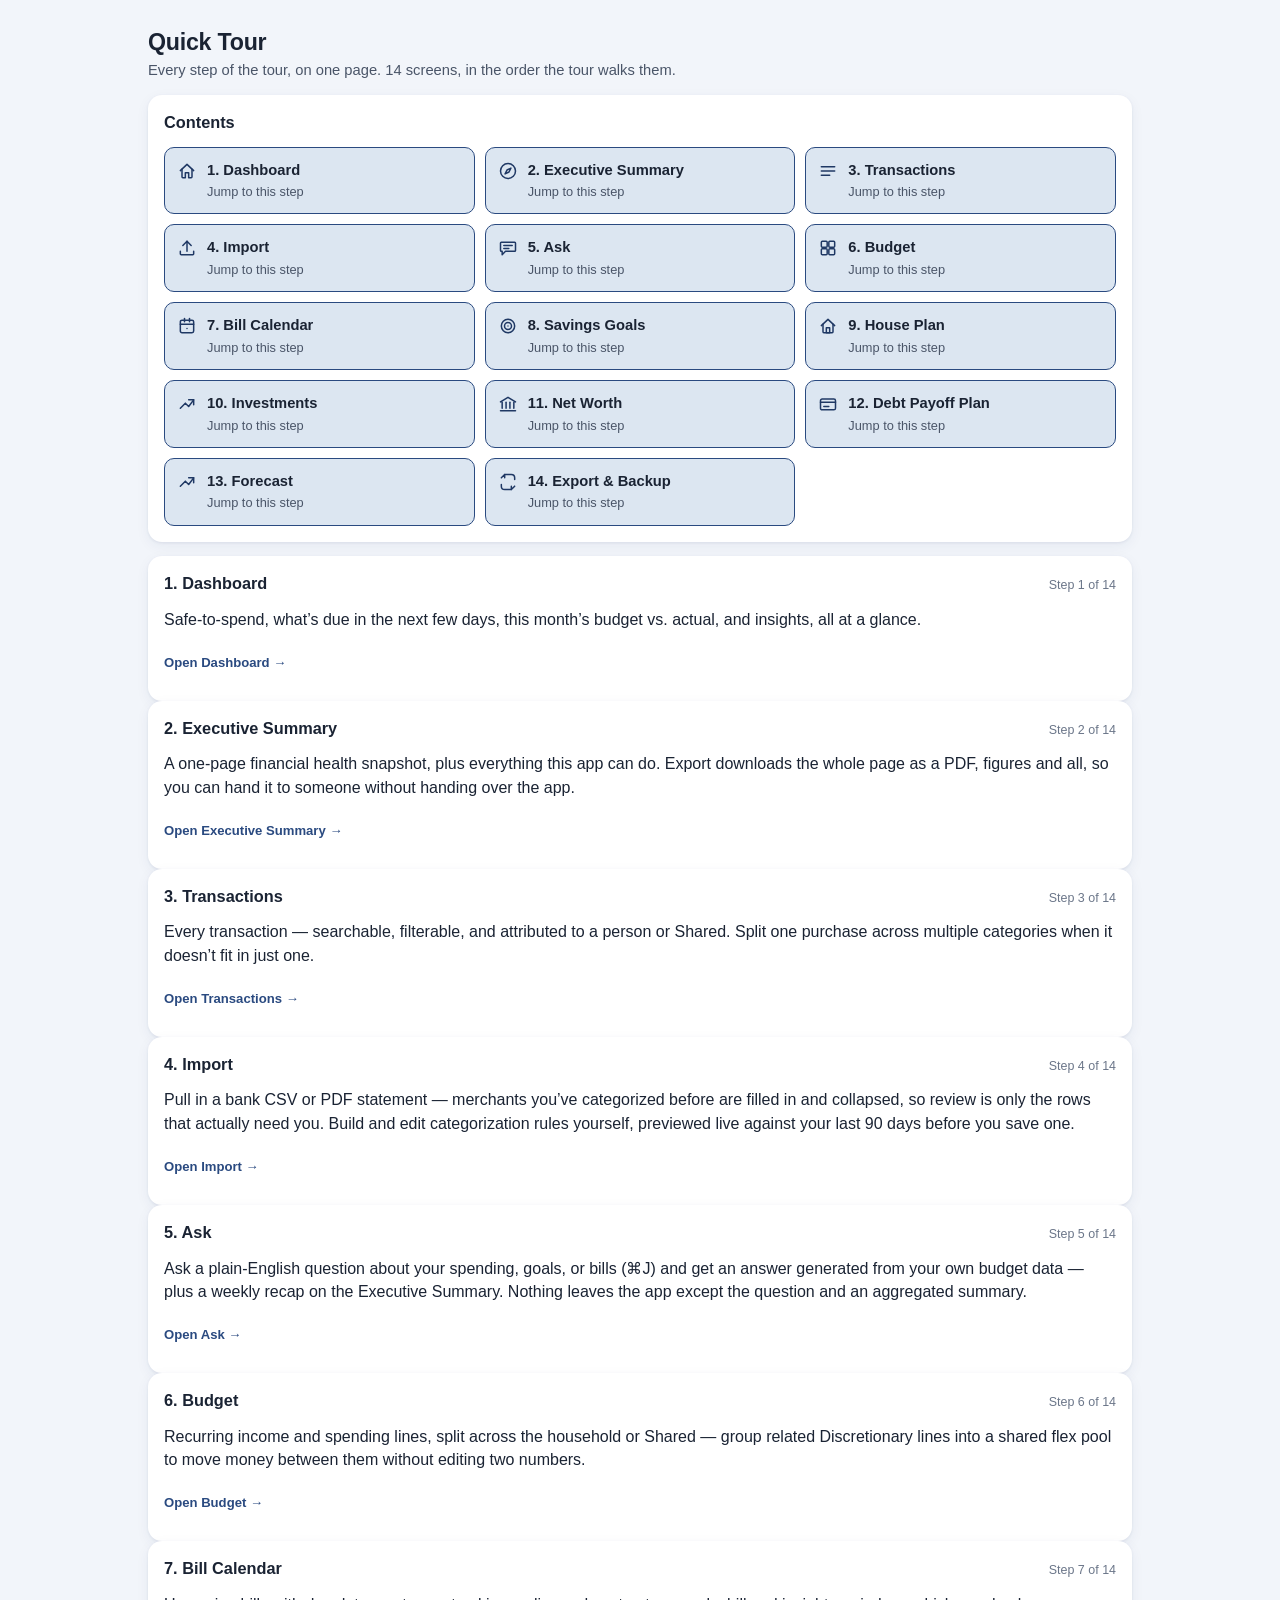
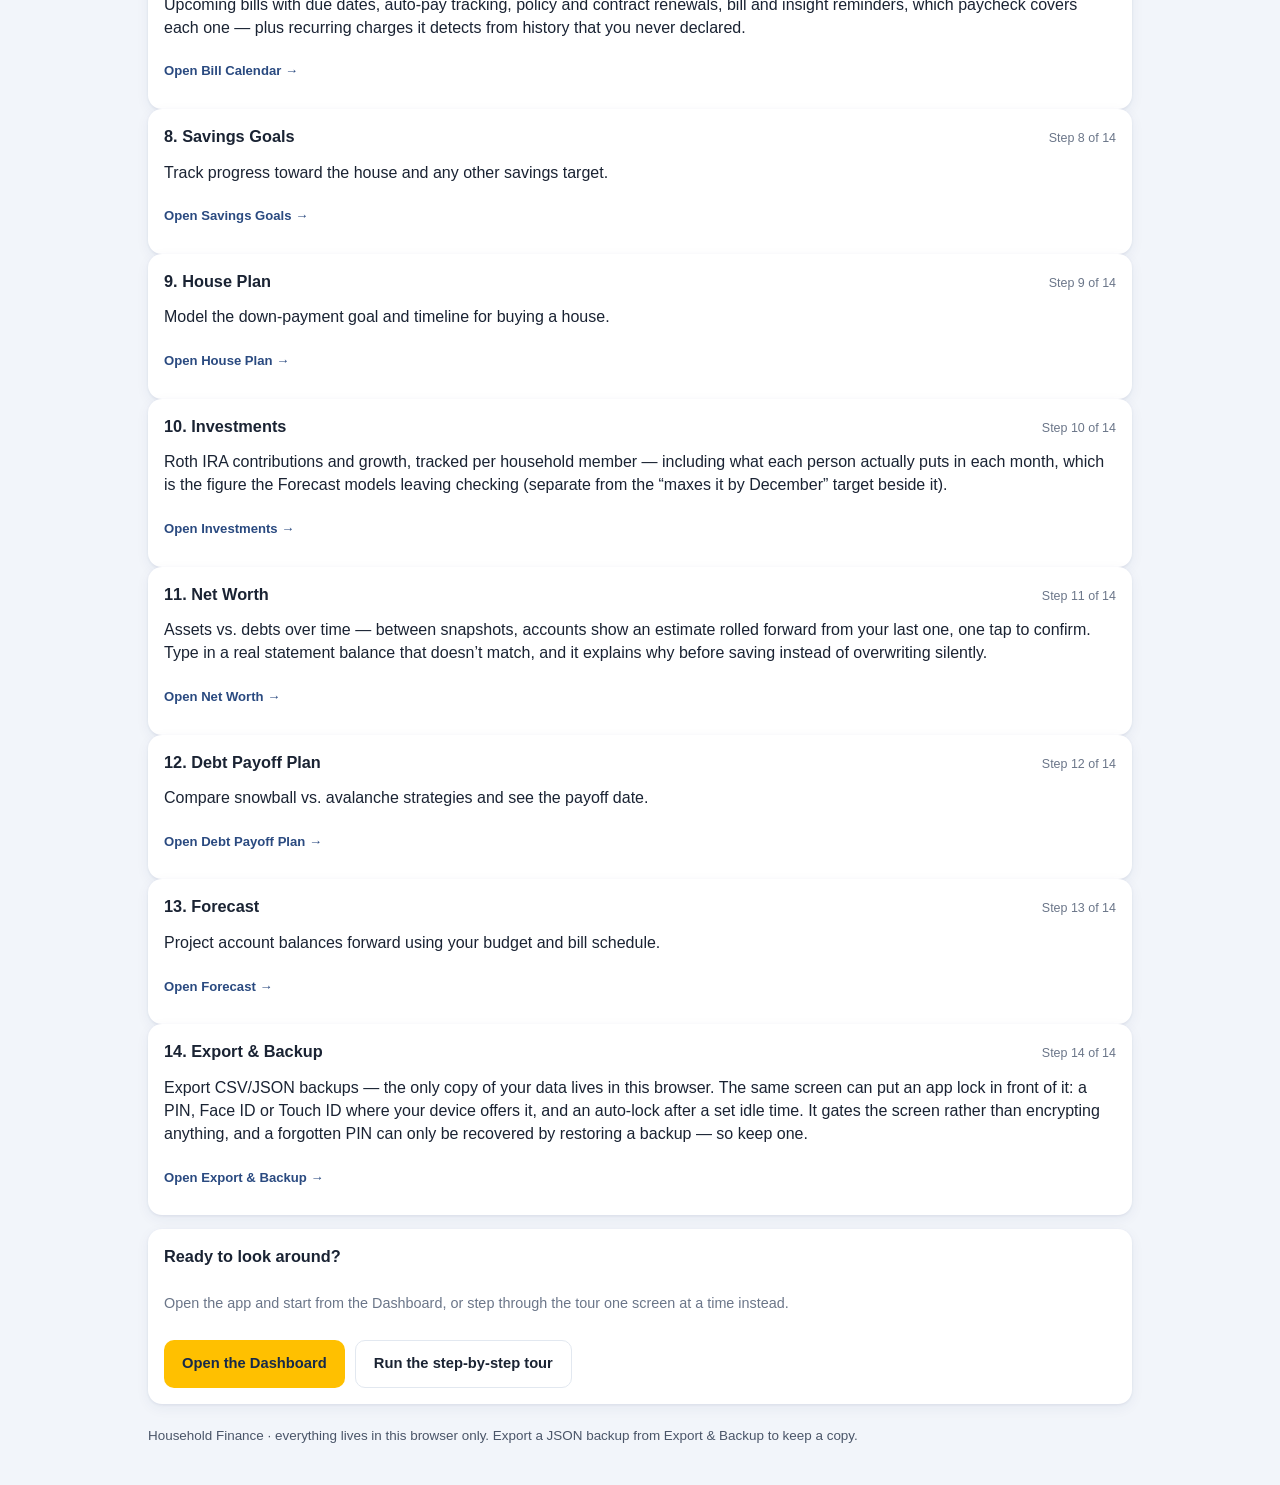
<file: tour-full.html>
<!DOCTYPE html>
<html lang="en">
<head>
  <meta charset="UTF-8">
  <meta name="viewport" content="width=device-width, initial-scale=1.0, viewport-fit=cover">
  <meta name="theme-color" content="#1F3864">
  <meta name="description" content="The Quick Tour, every step on one page — Household Finance">
  <title>Quick Tour — the whole thing · Household Finance</title>
  <script>
    (function () {
      try {
        var t = localStorage.getItem('householdFinance.theme');
        if (t === 'dark' || t === 'light') document.documentElement.setAttribute('data-theme', t);
      } catch (e) { /* private mode etc — falls back to the OS preference */ }
    })();
  </script>
  <link rel="manifest" href="manifest.json">
  <link rel="icon" href="icons/icon-192.png">
  <link rel="apple-touch-icon" href="icons/apple-touch-icon.png">
  <meta name="apple-mobile-web-app-capable" content="yes">
  <meta name="apple-mobile-web-app-status-bar-style" content="black-translucent">
  <meta name="apple-mobile-web-app-title" content="Household Finance">
  <link rel="stylesheet" href="css/styles.css">
</head>
<body>
  <!-- The Quick Tour one step at a time is the right shape for a first open and
       the wrong one for looking something up later: there is no way to scan it,
       search it, or send it to someone. This is the same registry (js/features.js)
       rendered as a single document, so the two can't say different things. -->
  <header class="topbar">
    <a class="topbar-search" href="index.html#/summary" aria-label="Back to the Executive Summary">&#8592;</a>
    <div class="topbar-title" id="topbar-title">Quick Tour &#183; all of it</div>
  </header>

  <main class="view">
    <div class="page tour-full-page" id="tour-full-page">
      <div class="page-head">
        <div>
          <h1>Quick Tour</h1>
          <p class="page-sub">Every step of the tour, on one page. <span id="tf-count"></span></p>
        </div>
      </div>

      <nav class="card" aria-label="Contents">
        <div class="card-head"><h2>Contents</h2></div>
        <div class="feature-grid" id="tf-toc"></div>
      </nav>

      <div id="tf-steps"></div>

      <div class="card">
        <div class="card-head"><h2>Ready to look around?</h2></div>
        <p class="empty">Open the app and start from the Dashboard, or step through the tour one screen at a time instead.</p>
        <div class="btn-row">
          <a class="btn gold" href="index.html#/home">Open the Dashboard</a>
          <a class="btn ghost" href="index.html#/summary?tour=1">Run the step-by-step tour</a>
        </div>
      </div>

      <p class="help">Household Finance &#183; everything lives in this browser only. Export a JSON backup from Export &amp; Backup to keep a copy.</p>
    </div>
  </main>

  <script src="js/icons.js"></script>
  <script src="js/features.js"></script>
  <script>
    (function () {
      'use strict';
      var esc = function (s) {
        return String(s).replace(/&/g, '&amp;').replace(/</g, '&lt;')
          .replace(/>/g, '&gt;').replace(/"/g, '&quot;');
      };
      var feats = window.Features || [];
      var ico = function (n) { return (window.Icons && Icons[n]) || ''; };

      document.getElementById('tf-count').textContent =
        feats.length + ' screen' + (feats.length === 1 ? '' : 's') + ', in the order the tour walks them.';

      document.getElementById('tf-toc').innerHTML = feats.map(function (f, i) {
        return '<a class="feature-card" href="#step-' + esc(f.id) + '">' +
          '<div class="feature-ico" aria-hidden="true">' + ico(f.icon) + '</div>' +
          '<div><div class="feature-title">' + (i + 1) + '. ' + esc(f.title) + '</div>' +
          '<div class="feature-blurb">Jump to this step</div></div></a>';
      }).join('');

      document.getElementById('tf-steps').innerHTML = feats.map(function (f, i) {
        return '<section class="card" id="step-' + esc(f.id) + '">' +
          '<div class="card-head">' +
            '<h2>' + (i + 1) + '. ' + esc(f.title) + '</h2>' +
            '<span class="card-note">Step ' + (i + 1) + ' of ' + feats.length + '</span>' +
          '</div>' +
          '<p>' + esc(f.blurb) + '</p>' +
          '<div class="card-foot"><a class="card-link" href="index.html#/' + esc(f.route) + '">Open ' + esc(f.title) + ' &rarr;</a></div>' +
        '</section>';
      }).join('');
    })();
  </script>
</body>
</html>
</file>
<file: css/styles.css>
/* Household Finance — navy #1F3864 / gold #FFC000 theme */
:root {
  color-scheme: light;
  --navy: #1F3864;
  --navy-deep: #16294A;
  --navy-soft: #2A4A80;
  --gold: #FFC000;
  --gold-hover: #E8B000;
  --gold-ink: #96690C;
  --blue-card: #DCE6F1;
  --bg: #F2F5FA;
  --surface: #FFFFFF;
  --ink: #1A2333;
  --ink-2: #4A5568;
  --ink-3: #6B7689;
  --line: #E2E8F0;
  --good: #1E7B44;
  --warn: #B45309;
  --bad: #C0392B;
  --good-bg: #E8F5EC;
  --warn-bg: #FDF3E3;
  --bad-bg: #FDF1EF;
  --bad-ink: #C0392B;
  --bad-line: #F0C4BE;
  --dup-bg: #FDF7E8;
  --drop-bg: #FAFCFF;
  --drop-drag-bg: #FFFBEE;
  --drop-line: #B9C6DC;
  --track: #EDF1F7;
  --input-bg: #FFFFFF;
  --chart-line: #3567AC;
  --chart-area: rgba(53, 103, 172, .12);
  --shadow: 0 1px 3px rgba(31, 56, 100, .08), 0 4px 14px rgba(31, 56, 100, .06);
  --radius: 14px;
  --sat: env(safe-area-inset-top, 0px);
  --sab: env(safe-area-inset-bottom, 0px);

  /* Typography scale — every font-size value the app actually uses, named so
     none of them are raw magic numbers (see scripts/check-token-drift.mjs rule 4).
     Deliberately NOT collapsed to a handful of steps: consolidating would nudge
     real text sizes by a visible amount with no way to verify the result pixel-by-
     pixel in this environment, so every distinct value in use today is preserved
     exactly and just given a name. Named by rem*100 so the value is self-evident. */
  --fs-058: 0.58rem;
  --fs-062: 0.62rem;
  --fs-064: 0.64rem;
  --fs-068: 0.68rem;
  --fs-070: 0.7rem;
  --fs-072: 0.72rem;
  --fs-074: 0.74rem;
  --fs-076: 0.76rem;
  --fs-078: 0.78rem;
  --fs-080: 0.8rem;
  --fs-082: 0.82rem;
  --fs-084: 0.84rem;
  --fs-086: 0.86rem;
  --fs-088: 0.88rem;
  --fs-090: 0.9rem;
  --fs-092: 0.92rem;
  --fs-095: 0.95rem;
  --fs-102: 1.02rem;
  --fs-105: 1.05rem;
  --fs-110: 1.1rem;
  --fs-112: 1.12rem;
  --fs-115: 1.15rem;
  --fs-120: 1.2rem;
  --fs-130: 1.3rem;
  --fs-132: 1.32rem;
  --fs-140: 1.4rem;
  --fs-145: 1.45rem;
  --fs-150: 1.5rem;
  --fs-160: 1.6rem;
  --fs-170: 1.7rem;
  --fs-200: 2rem;
  --fs-220: 2.2rem;
  --fs-230: 2.3rem;

  /* Inline-SVG chart labels (js/charts.js) size in px, not rem — text drawn inside
     an SVG viewBox scales with the chart geometry, not the document font stack. */
  --fs-chart-9: 9px;
  --fs-chart-10: 10px;
  --fs-chart-11: 11px;
  --fs-chart-17: 17px;
  --fs-chart-19: 19px;

  /* Corner-radius scale. Unlike font-size, a 1px difference in corner rounding is
     imperceptible, so immediate neighbors are merged (3px->4px, 9px->10px) —
     see scripts/check-token-drift.mjs rule 5. 50% (circles) and 0 stay literal:
     they are structural (circle / square), not scale steps. --radius (14px, the
     app-wide card default) already covers that step, so it is not duplicated here. */
  --r-2: 2px;
  --r-4: 4px;
  --r-5: 5px;
  --r-6: 6px;
  --r-8: 8px;
  --r-10: 10px;
  --r-12: 12px;
  --r-16: 16px;
  --r-18: 18px;
  --r-20: 20px;
  --r-24: 24px;

  /* Motion scale. Every duration in this file comes from here — a raw literal
     is a finding (see scripts/check-token-drift.mjs), same rule the colors
     already live under. --motion-hold is the odd one out: it's a deliberate
     gesture length (hold-to-unlock), not a decorative curve, so it's tuned to
     feel like a commitment rather than to match the rest of the scale. */
  --motion-fast: .15s;
  --motion-base: .24s;
  --motion-emphasis: .32s;
  --motion-slow: .4s;
  --motion-hold: .7s;
  --ease-out-quart: cubic-bezier(.25, 1, .5, 1);

  /* --navy and --navy-soft do double duty as brand *surfaces* (sidebar, topbar,
     buttons, meter fills) and as brand *ink* (headline figures, tile glyphs,
     links). Only the ink half can flip with the theme without wrecking the
     chrome, so it gets its own tokens — these are the ones the dark blocks
     redefine. */
  --link: #2A4A80;
  --brand-ink: #1F3864;

  /* The navy chrome never flips, so text sitting on it is theme-independent by
     design. Named here so a raw hex on a *flipping* surface stands out as the
     bug it is (see scripts/check-token-drift.mjs). */
  --on-navy: #FFFFFF;
  --on-navy-2: #A9B8D4;
  --on-navy-nav: #C9D4E6;
  --on-navy-dim: #7E90AE;
  --on-navy-line: rgba(255, 255, 255, .12);
  --on-navy-fill: rgba(255, 255, 255, .07);
  --on-navy-fill-hi: rgba(255, 255, 255, .13);
  --on-navy-bad: #F0A196;
  --on-navy-bad-edge: #E36053;
  --on-gold: #1A2333;
  --on-solid: #FFFFFF;
}

/* Dark theme: follows the OS by default, or an explicit user choice via the
   toggle (persisted to localStorage, applied as data-theme on <html> before
   first paint — see the inline snippet in index.html <head>). Same navy/gold
   identity; surfaces flip, status tints go translucent instead of opaque-light. */
@media (prefers-color-scheme: dark) {
  :root:not([data-theme="light"]),
  :root[data-theme="dark"] {
    color-scheme: dark;
    --navy-deep: #0E1930;
    --gold-ink: #E3B341;
    --blue-card: #1E2E4E;
    --bg: #0F1930;
    --surface: #16223D;
    --ink: #EAF0FB;
    --ink-2: #B6C3DD;
    --ink-3: #7E8FAF;
    --line: rgba(255, 255, 255, .10);
    --good: #3FBE72;
    --warn: #F0A93D;
    --bad: #E8695C;
    --good-bg: rgba(63, 190, 114, .14);
    --warn-bg: rgba(240, 169, 61, .14);
    --bad-bg: rgba(232, 105, 92, .14);
    --bad-ink: #F5A79B;
    --bad-line: rgba(232, 105, 92, .42);
    --dup-bg: rgba(240, 169, 61, .10);
    --drop-bg: rgba(255, 255, 255, .03);
    --drop-drag-bg: rgba(255, 192, 0, .08);
    --drop-line: rgba(255, 255, 255, .22);
    --track: rgba(255, 255, 255, .09);
    --input-bg: #1C2A4A;
    --chart-line: #5C9BE8;
    --chart-area: rgba(92, 155, 232, .16);
    --shadow: 0 1px 3px rgba(0, 0, 0, .3), 0 4px 14px rgba(0, 0, 0, .24);
    --link: #9DBEF0;
    --brand-ink: #9DBEF0;
  }
}
:root[data-theme="dark"] {
  color-scheme: dark;
  --navy-deep: #0E1930;
  --gold-ink: #E3B341;
  --blue-card: #1E2E4E;
  --bg: #0F1930;
  --surface: #16223D;
  --ink: #EAF0FB;
  --ink-2: #B6C3DD;
  --ink-3: #7E8FAF;
  --line: rgba(255, 255, 255, .10);
  --good: #3FBE72;
  --warn: #F0A93D;
  --bad: #E8695C;
  --good-bg: rgba(63, 190, 114, .14);
  --warn-bg: rgba(240, 169, 61, .14);
  --bad-bg: rgba(232, 105, 92, .14);
  --bad-ink: #F5A79B;
  --bad-line: rgba(232, 105, 92, .42);
  --dup-bg: rgba(240, 169, 61, .10);
  --drop-bg: rgba(255, 255, 255, .03);
  --drop-drag-bg: rgba(255, 192, 0, .08);
  --drop-line: rgba(255, 255, 255, .22);
  --track: rgba(255, 255, 255, .09);
  --input-bg: #1C2A4A;
  --chart-line: #5C9BE8;
  --chart-area: rgba(92, 155, 232, .16);
  --shadow: 0 1px 3px rgba(0, 0, 0, .3), 0 4px 14px rgba(0, 0, 0, .24);
  --link: #9DBEF0;
  --brand-ink: #9DBEF0;
}

* { box-sizing: border-box; margin: 0; padding: 0; }
/* Contains the browser's pull-to-refresh gesture to genuine top-of-page pulls
   instead of letting it fire from inside a scrolled container (e.g. the
   Import review table) and reload the app out from under whatever's staged
   there — see js/views/import.js's beforeunload guard for the other half of
   this. */
html, body { overscroll-behavior-y: contain; }
html { -webkit-text-size-adjust: 100%; }
body {
  font-family: -apple-system, "Segoe UI", Roboto, Arial, sans-serif;
  background: var(--bg);
  color: var(--ink);
  line-height: 1.45;
  min-height: 100vh; /* fallback for engines that don't know dvh yet */
  min-height: 100dvh; /* excludes iOS Safari's collapsible address bar, so content never sits under the fixed bottom nav */
}
a { color: var(--link); }
button { font: inherit; cursor: pointer; }
input, select, textarea { font: inherit; color: inherit; }
h1 { font-size: var(--fs-145); letter-spacing: -.01em; }
h2 { font-size: var(--fs-102); font-weight: 700; }
h3 { font-size: var(--fs-095); font-weight: 700; }

/* ---------- layout ---------- */
.app { display: flex; min-height: 100vh; min-height: 100dvh; }
.main-col { flex: 1; display: flex; flex-direction: column; min-width: 0; }
.view { flex: 1; outline: none; }
.page { max-width: 1040px; margin: 0 auto; padding: 18px 16px calc(84px + var(--sab)); display: flex; flex-direction: column; gap: 14px; }
.page-head { display: flex; align-items: center; justify-content: space-between; gap: 12px; }
.page-sub { color: var(--ink-2); font-size: var(--fs-092); }
.two-col { display: grid; gap: 14px; }
@media (min-width: 860px) { .two-col { grid-template-columns: 1fr 1fr; } }

/* sidebar (desktop) */
.sidebar { display: none; }
.topbar {
  position: sticky; top: 0; z-index: 30;
  display: flex; align-items: center; gap: 10px;
  background: var(--navy); color: var(--on-navy);
  padding: calc(10px + var(--sat)) 16px 10px;
  box-shadow: 0 2px 8px rgba(0, 0, 0, .18);
}
.topbar::after { content: ""; position: absolute; left: 0; right: 0; bottom: -3px; height: 3px; background: var(--gold); }
.topbar-title { font-weight: 700; font-size: var(--fs-105); flex: 1; }

.bottom-nav {
  position: fixed; bottom: 0; left: 0; right: 0; z-index: 30;
  display: flex; background: var(--navy);
  padding-bottom: var(--sab);
  box-shadow: 0 -2px 10px rgba(0, 0, 0, .22);
}
.bottom-nav a {
  flex: 1; min-height: 56px; display: flex; flex-direction: column;
  align-items: center; justify-content: center; gap: 2px;
  color: #B9C6DC; text-decoration: none; font-size: var(--fs-068); font-weight: 600;
}
.bottom-nav a .nav-ico { display: flex; align-items: center; justify-content: center; height: 22px; }
.bottom-nav a .nav-ico.big svg { width: 23px; height: 23px; }
.bottom-nav a.active { color: var(--gold); }

@media (min-width: 900px) {
  .topbar, .bottom-nav { display: none; }
  .sidebar {
    display: flex; flex-direction: column;
    width: 232px; flex-shrink: 0;
    background: var(--navy); color: var(--on-navy);
    position: sticky; top: 0; height: 100vh; height: 100dvh;
  }
  .page { padding: 26px 28px 40px; }
}
.brand { display: flex; align-items: center; gap: 10px; padding: 20px 18px 14px; border-bottom: 1px solid rgba(255, 255, 255, .12); }
.brand > div:nth-child(2) { flex: 1; min-width: 0; }

/* ---------- theme toggle ---------- */
.theme-toggle {
  background: rgba(255, 255, 255, .08); border: none; border-radius: var(--r-10);
  width: 44px; height: 44px; flex-shrink: 0;
  display: flex; align-items: center; justify-content: center;
  color: var(--on-navy-nav);
}
.theme-toggle:hover, .theme-toggle:focus-visible { background: rgba(255, 255, 255, .16); color: var(--gold); }
.theme-toggle svg { width: 18px; height: 18px; }
.sidebar-theme-toggle { margin-left: 4px; }
.brand-name { font-weight: 800; font-size: var(--fs-102); }
.brand-sub { font-size: var(--fs-072); color: var(--gold); letter-spacing: .08em; text-transform: uppercase; }
.brand-mark { display: flex; align-items: flex-end; gap: 2px; height: 26px; width: 26px; }
.brand-mark span { width: 6px; background: var(--gold); border-radius: var(--r-2) var(--r-2) 0 0; }
.brand-mark span:nth-child(1) { height: 40%; }
.brand-mark span:nth-child(2) { height: 70%; }
.brand-mark span:nth-child(3) { height: 100%; }
.brand-mark.small { height: 20px; width: 20px; }
.brand-mark.small span { width: 4.5px; }

.side-nav { flex: 1; padding: 12px 10px; overflow-y: auto; }
.side-nav a {
  display: flex; align-items: center; gap: 10px;
  padding: 10px 12px; margin: 2px 0; border-radius: var(--r-10);
  color: var(--on-navy-nav); text-decoration: none; font-size: var(--fs-092); font-weight: 600;
}
.side-nav a:hover { background: rgba(255, 255, 255, .08); color: #fff; }
.side-nav a.active { background: rgba(255, 192, 0, .16); color: var(--gold); }
.side-nav .nav-ico { width: 20px; display: inline-flex; align-items: center; justify-content: center; flex-shrink: 0; }
.side-nav a kbd {
  margin-left: auto; font-size: var(--fs-070); font-family: inherit; color: var(--on-navy-dim);
  border: 1px solid rgba(255, 255, 255, .2); border-radius: var(--r-5); padding: 1px 7px;
}
.side-nav-label {
  margin: 14px 12px 4px; font-size: var(--fs-068); letter-spacing: .1em;
  text-transform: uppercase; color: var(--on-navy-dim);
}
.side-foot { padding: 14px 18px; font-size: var(--fs-074); color: var(--on-navy-dim); border-top: 1px solid rgba(255, 255, 255, .12); }

/* ---------- cards ---------- */
.card {
  background: var(--surface); border-radius: var(--radius);
  box-shadow: var(--shadow); padding: 16px;
}
.card-navy { background: linear-gradient(150deg, var(--navy) 0%, var(--navy-deep) 100%); color: var(--on-navy); }
.card.glance { border-top: 3px solid var(--gold); }
.card-head { display: flex; align-items: baseline; justify-content: space-between; gap: 10px; margin-bottom: 12px; flex-wrap: wrap; }
.card-head .select { width: auto; min-height: 44px; }
.card-note { font-size: var(--fs-078); color: var(--ink-3); }
.card-navy .card-note { color: var(--on-navy-2); }
.card-link {
  font-size: var(--fs-082); font-weight: 600; text-decoration: none;
  display: inline-flex; align-items: center; min-height: 44px;
}
.empty { color: var(--ink-3); font-size: var(--fs-090); padding: 12px 0; }
.help { font-size: var(--fs-084); color: var(--ink-2); margin-top: 8px; }
.muted { color: var(--ink-3); }
.pos { color: var(--good); }
.neg { color: var(--bad-ink); }

/* ---------- hero / KPIs ---------- */
.hero { padding: 20px 18px; }
.hero-head { display: flex; justify-content: space-between; align-items: center; margin-bottom: 16px; gap: 14px; flex-wrap: wrap; }
.hero h1 { color: #fff; }
.hero-sub { color: var(--on-navy-2); font-size: var(--fs-086); margin-top: 2px; }
.kpi-grid { display: grid; grid-template-columns: repeat(2, 1fr); gap: 10px; }
@media (min-width: 640px) { .kpi-grid { grid-template-columns: repeat(3, 1fr); } }
@media (min-width: 1000px) { .kpi-grid { grid-template-columns: repeat(6, 1fr); } }
/* Dashboard's KPI row has 5 tiles (not the 6 the general rule assumes,
   used elsewhere with a 4-tile grid) — its own wide breakpoint fits them
   evenly instead of leaving a trailing empty cell. */
@media (min-width: 1000px) { .kpi-grid-5 { grid-template-columns: repeat(5, 1fr); } }
.kpi { background: rgba(255, 255, 255, .07); border-radius: var(--r-10); padding: 10px 12px; border-left: 3px solid rgba(255, 255, 255, .25); }
.kpi.gold { border-left-color: var(--gold); }
.kpi.bad { border-left-color: var(--on-navy-bad-edge); }
.kpi-label { font-size: var(--fs-068); letter-spacing: .07em; text-transform: uppercase; color: var(--on-navy-2); }
.kpi-value { font-size: var(--fs-132); font-weight: 800; margin: 2px 0; font-variant-numeric: tabular-nums; }
.kpi.gold .kpi-value { color: var(--gold); }
.kpi.bad .kpi-value { color: var(--on-navy-bad); }
.kpi-sub { font-size: var(--fs-072); color: var(--on-navy-2); }
a.kpi.kpi-link { color: inherit; text-decoration: none; display: block; }
a.kpi.kpi-link:hover, a.kpi.kpi-link:focus-visible { background: rgba(255, 255, 255, .13); transform: translateY(-1px); }

/* overall progress ring, top-right of the hero */
.hero-progress { display: flex; align-items: center; gap: 12px; text-decoration: none; padding: 4px 8px 4px 4px; border-radius: var(--r-12); transition: background var(--motion-fast); }
.hero-progress:hover, .hero-progress:focus-visible { background: rgba(255, 255, 255, .08); }
.hero-progress-label { font-size: var(--fs-068); letter-spacing: .07em; text-transform: uppercase; color: var(--gold); font-weight: 700; }
.hero-progress-sub { font-size: var(--fs-078); color: var(--on-navy-nav); margin-top: 2px; }
.ring-on-navy .c-ring-track { stroke: rgba(255, 255, 255, .16); }
.ring-on-navy .c-ring-pct { fill: #fff; }
.ring-on-navy .c-ring-sub { fill: var(--on-navy-2); }

.stat-band { display: grid; grid-template-columns: repeat(2, 1fr); gap: 12px; }
@media (min-width: 720px) { .stat-band { grid-template-columns: repeat(4, 1fr); } }
.stat-label { font-size: var(--fs-068); letter-spacing: .07em; text-transform: uppercase; color: var(--on-navy-2); }
.stat-value { font-size: var(--fs-115); font-weight: 800; font-variant-numeric: tabular-nums; }
.stat.gold .stat-value { color: var(--gold); }
.stat.bad .stat-value { color: var(--on-navy-bad); }

/* month strip + meter */
.month-strip { display: flex; gap: 22px; margin-bottom: 10px; flex-wrap: wrap; }
.ms-label { display: block; font-size: var(--fs-070); text-transform: uppercase; letter-spacing: .06em; color: var(--ink-3); }
.ms-value { font-size: var(--fs-112); font-weight: 800; font-variant-numeric: tabular-nums; }
.meter { height: 12px; background: var(--blue-card); border-radius: var(--r-6); overflow: hidden; }
.meter-fill { height: 100%; background: var(--navy-soft); border-radius: var(--r-6); transition: width var(--motion-slow) var(--ease-out-quart); }
.meter-fill.over { background: var(--bad); }

/* mini goals */
.mini-goals { display: flex; flex-direction: column; gap: 12px; }
.mini-goal { display: block; text-decoration: none; color: inherit; border-radius: var(--r-8); padding: 6px 4px; margin: -4px; min-height: 44px; }
.mini-goal:hover, .mini-goal:focus-visible { background: var(--bg); }
.mini-goal-bar { height: 8px; background: var(--blue-card); border-radius: var(--r-4); overflow: hidden; margin-bottom: 4px; }
.mini-goal-bar div { height: 100%; background: var(--gold-ink); border-radius: var(--r-4); }
.mini-goal-row { display: flex; justify-content: space-between; font-size: var(--fs-084); gap: 8px; }
.mini-goal-row b { font-variant-numeric: tabular-nums; white-space: nowrap; }

/* callouts */
.callout {
  background: var(--blue-card); border-left: 4px solid var(--navy-soft);
  border-radius: var(--r-10); padding: 12px 14px; font-size: var(--fs-088);
}
.callout.warn { background: var(--warn-bg); border-left-color: var(--warn); }
.callout.good { background: var(--good-bg); border-left-color: var(--good); }
.callout.bad { background: var(--bad-bg); border-left-color: var(--bad); }
.export-banner { display: flex; align-items: center; justify-content: space-between; gap: 12px; margin-bottom: 16px; }

/* install-prompt re-offer banner — lives outside #view so it survives route renders */
.install-banner-inner { max-width: 1040px; margin: 0 auto; padding: 10px 16px 0; }
.install-banner { display: flex; align-items: center; justify-content: space-between; gap: 12px; flex-wrap: wrap; }

/* import review: "who does this belong to" callout */
.rev-who-banner {
  background: var(--blue-card); border: 1.5px solid var(--navy-soft); border-radius: var(--r-10);
  padding: 14px; margin-bottom: 14px; display: flex; align-items: center; gap: 14px; flex-wrap: wrap;
}
.rev-who-banner label { font-weight: 700; font-size: var(--fs-090); }
.rev-who-banner select { min-width: 200px; }
.rev-who-banner.unset { border-color: var(--warn); background: var(--warn-bg); }

/* Green-path band: the "your work is already done" moment. Navy so it reads as
   a conclusion rather than another row to process; the rows it stands in for
   are still one tap away. */
.green-band {
  background: var(--navy); color: var(--on-navy); border-radius: var(--r-10);
  padding: 12px 14px; margin-bottom: 14px;
  display: flex; align-items: center; gap: 14px; flex-wrap: wrap;
  border-left: 4px solid var(--gold);
}
.green-band .green-main { display: flex; align-items: center; gap: 12px; flex: 1; min-width: 0; }
.green-band .green-check { color: var(--gold); display: flex; flex-shrink: 0; }
.green-band .green-check svg { width: 22px; height: 22px; }
.green-band .green-title { font-weight: 700; font-size: var(--fs-095); }
.green-band .green-sub { font-size: var(--fs-078); color: var(--on-navy-2); }
.green-band .btn.ghost { color: var(--on-navy); border-color: var(--on-navy-line); }
.green-band .btn.ghost:hover { background: var(--on-navy-fill-hi); }
.green-band.open { border-left-color: var(--on-navy-line); }

/* card footer link (below meters etc.) */
.card-foot { margin-top: 10px; }

/* insights feed */
.insights-card { padding-bottom: 8px; }
.insight-list { list-style: none; display: flex; flex-direction: column; }
.insight-item { border-top: 1px solid var(--line); }
.insight-item:first-child { border-top: none; }
.insight-row {
  display: flex; align-items: center; gap: 10px;
  padding: 11px 2px; text-decoration: none; color: var(--ink);
  border-radius: var(--r-8);
}
.insight-row:hover, .insight-row:focus-visible { background: var(--bg); }
.insight-dot { width: 9px; height: 9px; border-radius: 50%; flex-shrink: 0; background: var(--navy-soft); }
.tone-bad .insight-dot { background: var(--bad); }
.tone-warn .insight-dot { background: var(--warn); }
.tone-good .insight-dot { background: var(--good); }
.insight-text { flex: 1; font-size: var(--fs-088); color: var(--ink-2); }
.insight-arrow { font-size: var(--fs-120); color: var(--ink-3); flex-shrink: 0; }
.insights-card > .insight-item { display: flex; align-items: center; gap: 10px; padding: 4px 2px 8px; }
.insights-card > .insight-item .insight-text { color: var(--ink-2); font-size: var(--fs-088); }
.insight-action { margin: 0 2px 10px 32px; }

/* ---------- buttons / inputs ---------- */
.btn {
  /* .file-btn is a <label>, and the global label rule stacks its children in a
     column — harmless while buttons were text-only, visible once they carry an
     icon. Pin the direction here rather than at each call site. */
  display: inline-flex; flex-direction: row; align-items: center; justify-content: center; gap: 6px;
  min-height: 48px; padding: 0 18px;
  background: var(--navy); color: var(--on-solid);
  border: none; border-radius: var(--r-10); font-weight: 700; font-size: var(--fs-092);
  text-decoration: none;
}
.btn:hover { background: var(--navy-soft); }
/* Press feedback. Compress on the way down fast enough to feel mechanical,
   release on the standard curve so it settles rather than snapping back. The
   whole family lives here so a new tappable surface inherits it instead of
   re-inventing a hover-only state. */
.btn, .icon-btn, .fab, .qf-chip, .feature-card, .mini-goal, .sts, .due-soon,
a.kpi.kpi-link, .legend-item.clickable {
  transition: transform var(--motion-base) var(--ease-out-quart),
              background var(--motion-fast);
}
.btn:active, .icon-btn:active, .fab:active, .qf-chip:active, .feature-card:active,
.mini-goal:active, .sts:active, .due-soon:active, a.kpi.kpi-link:active,
.legend-item.clickable:active {
  transform: scale(.98);
  transition-duration: var(--motion-fast);
}
.btn.gold { background: var(--gold); color: var(--navy-deep); }
.btn.gold:hover { background: var(--gold-hover); }
.btn.ghost { background: transparent; color: var(--ink); border: 1.5px solid var(--line); }
.btn.ghost:hover { background: var(--bg); }
.btn.danger { background: var(--bad); color: var(--on-solid); }
.btn.danger.ghost { background: transparent; color: var(--bad-ink); border: 1.5px solid var(--bad-line); }
.btn.sm { min-height: 44px; padding: 0 14px; font-size: var(--fs-080); flex-shrink: 0; }
.btn.slim { min-height: 44px; padding: 0 16px; font-size: var(--fs-084); }
.btn svg { width: 17px; height: 17px; flex-shrink: 0; }
.btn.sm svg, .btn.slim svg { width: 15px; height: 15px; }
.pill svg, .streak-badge svg, .cal-payday svg, .line-status svg, .close-step-mark svg, .health-list svg {
  width: 13px; height: 13px; vertical-align: -2px;
}
.icon-btn svg { width: 17px; height: 17px; }
.drop-ico svg { width: 34px; height: 34px; }
.btn-row { display: flex; gap: 10px; margin-top: 14px; flex-wrap: wrap; }
.btn-row.center { justify-content: center; }
.icon-btn { background: none; border: none; font-size: var(--fs-110); color: var(--ink-3); min-width: 44px; min-height: 44px; }
.file-btn { position: relative; overflow: hidden; }

.input, .select {
  width: 100%; min-height: 46px; padding: 8px 12px;
  border: 1.5px solid var(--line); border-radius: var(--r-10);
  background: var(--input-bg); color: var(--ink); font-size: var(--fs-095);
}
.input:focus, .select:focus { outline: none; border-color: var(--navy-soft); box-shadow: 0 0 0 3px rgba(42, 74, 128, .15); }
.input.slim, .select.slim { min-height: 44px; padding: 4px 8px; font-size: var(--fs-086); border-radius: var(--r-8); }
.input.slim.num { width: 96px; text-align: right; }
.input.slim.wide { min-width: 180px; }
textarea.input { min-height: 110px; font-family: ui-monospace, SFMono-Regular, Menlo, monospace; font-size: var(--fs-082); }
label { display: flex; flex-direction: column; gap: 5px; font-size: var(--fs-080); font-weight: 600; color: var(--ink-2); }
.checkline { flex-direction: row; align-items: center; gap: 8px; font-size: var(--fs-086); min-height: 44px; }
input[type="checkbox"] { width: 20px; height: 20px; flex-shrink: 0; accent-color: var(--navy); }

.form-grid { display: grid; grid-template-columns: 1fr 1fr; gap: 12px; }
.form-grid .span2 { grid-column: span 2; }
@media (max-width: 480px) { .form-grid { grid-template-columns: 1fr; } .form-grid .span2 { grid-column: span 1; } }

.split-rule-row { display: flex; align-items: center; gap: 8px; margin: 8px 0; flex-wrap: wrap; }
.split-rule-row .select { flex: 2 1 140px; }
.split-rule-row .input.num { flex: 0 0 80px; }
.split-rule-row .checkline { flex: 0 0 auto; }

/* ---------- split transactions (transactions.js edit modal) ---------- */
.split-block { margin-top: 14px; }
.split-remaining {
  display: flex; justify-content: space-between; align-items: center;
  font-size: var(--fs-086); font-weight: 600; color: var(--ink-2); margin: 8px 0;
}
.split-remaining b.good { color: var(--good); }
.split-remaining b.bad { color: var(--bad-ink); }

.filter-row { display: flex; gap: 8px; flex-wrap: wrap; }
.filter-row .select, .filter-row .input { width: auto; flex: 1; min-width: 130px; }
.filter-row .search { flex: 2; min-width: 160px; }

/* ---------- tables & lists ---------- */
.table-scroll { overflow-x: auto; -webkit-overflow-scrolling: touch; }
.table { width: 100%; border-collapse: collapse; font-size: var(--fs-088); }
.table th {
  text-align: left; font-size: var(--fs-070); text-transform: uppercase; letter-spacing: .06em;
  color: var(--ink-3); padding: 8px 10px; border-bottom: 2px solid var(--line);
}
.table td { padding: 10px; border-bottom: 1px solid var(--line); vertical-align: middle; }
.table .num { text-align: right; font-variant-numeric: tabular-nums; }
.table.plain td, .table.plain th { padding: 8px 6px; }
.table tr.row-clickable { cursor: pointer; }
.table tr.row-clickable:hover td { background: var(--bg); }
.table tfoot td { border-bottom: none; font-size: var(--fs-080); color: var(--ink-2); }
.row-done td { opacity: .55; text-decoration: line-through; }
.rev-table tr.bad { background: var(--bad-bg); }
.rev-table tr.dup { background: var(--dup-bg); }
.rev-tools { display: flex; gap: 12px; flex-wrap: wrap; margin-bottom: 12px; }
.rev-tools label { min-width: 180px; }

.tx-list { list-style: none; }
.tx-row {
  display: flex; align-items: center; gap: 12px;
  padding: 12px 4px; min-height: 56px;
  border-bottom: 1px solid var(--line); cursor: pointer;
}
.tx-row:hover { background: var(--bg); }
.tx-row:last-child { border-bottom: none; }
.tx-date { width: 88px; flex-shrink: 0; font-size: var(--fs-078); color: var(--ink-2); }
.tx-main { flex: 1; min-width: 0; }
.tx-desc { font-weight: 600; font-size: var(--fs-092); white-space: nowrap; overflow: hidden; text-overflow: ellipsis; }
.tx-meta { display: flex; gap: 6px; align-items: center; margin-top: 3px; flex-wrap: wrap; }
.tx-account { font-size: var(--fs-074); color: var(--ink-3); }
.tx-amt { font-weight: 800; font-variant-numeric: tabular-nums; white-space: nowrap; }
.chip {
  font-size: var(--fs-068); font-weight: 700; padding: 2px 8px;
  border: 1.5px solid var(--line); border-radius: var(--r-20); color: var(--ink-2);
}
/* The person's colour rides on a swatch, never on the label — the chart palette
   is tuned for fills and can't carry 11px text at AA on either surface. */
.chip.who { display: inline-flex; align-items: center; }
.chip .swatch { width: 8px; height: 8px; margin-right: 5px; vertical-align: 0; }
.pill { font-size: var(--fs-068); font-weight: 800; padding: 3px 9px; border-radius: var(--r-20); text-transform: uppercase; letter-spacing: .04em; }
.pill.good { background: var(--good-bg); color: var(--good); }
.pill.warn { background: var(--warn-bg); color: var(--warn); }
.pill.bad { background: var(--bad-bg); color: var(--bad-ink); }

/* ---------- household members ---------- */
.member-list { display: flex; flex-direction: column; gap: 16px; }
.member-block { display: flex; flex-direction: column; gap: 8px; }
.member-row { display: flex; align-items: center; gap: 10px; }
.member-row .member-name { flex: 1 1 auto; min-width: 0; font-weight: 600; }
.member-inc {
  display: flex; align-items: center; gap: 4px; flex: 0 0 auto;
  color: var(--ink-2); font-size: var(--fs-090);
}
.member-inc input { width: 120px; }
@media (max-width: 480px) { .member-inc input { width: 92px; } }
.member-paycycle { margin: 0; }

/* ---------- budget ---------- */
.budget-sec { margin-bottom: 14px; }
.budget-sec-head {
  display: flex; justify-content: space-between; align-items: center;
  padding: 8px 4px; border-bottom: 2px solid var(--line);
  font-size: var(--fs-090); color: var(--ink-2);
}
.budget-list { list-style: none; }
.budget-row {
  display: flex; justify-content: space-between; align-items: center; gap: 10px;
  padding: 10px 4px; min-height: 52px; border-bottom: 1px solid var(--line); cursor: pointer;
}
.budget-row:hover { background: var(--bg); }
.budget-name { font-weight: 600; font-size: var(--fs-092); display: block; }
.budget-meta { font-size: var(--fs-074); color: var(--ink-3); }
.budget-row b { font-variant-numeric: tabular-nums; }
.flex-pool { border: 1px solid var(--line); border-radius: var(--radius); background: var(--bg); padding: 10px 12px 12px; margin-bottom: 10px; }
.flex-pool-head { display: flex; align-items: center; justify-content: space-between; gap: 10px; padding: 4px 4px 8px; font-weight: 700; font-size: var(--fs-086); }
.flex-pool-head svg { width: 15px; height: 15px; vertical-align: -2px; margin-right: 4px; }
.flex-pool-list { background: var(--surface); border-radius: var(--r-8); }
.flex-pool-list .budget-row { padding: 8px 8px; min-height: 44px; }
.flex-pool-list .budget-row:last-child { border-bottom: none; }
.flex-move-row { display: flex; align-items: center; gap: 8px; margin-top: 8px; flex-wrap: wrap; }
.flex-move-row .select { flex: 1 1 120px; }
.flex-move-row .input.num { flex: 0 0 90px; }
.flex-move-arrow { color: var(--ink-3); flex-shrink: 0; }

/* ---------- goals ---------- */
.goal-grid { display: grid; gap: 14px; }
@media (min-width: 720px) { .goal-grid { grid-template-columns: 1fr 1fr; } }
.goal-top { display: flex; gap: 14px; align-items: center; }
.goal-ring { flex-shrink: 0; }
.goal-info { min-width: 0; }
.goal-nums { font-size: var(--fs-105); font-weight: 800; font-variant-numeric: tabular-nums; margin-top: 2px; }
.goal-sub { font-size: var(--fs-080); color: var(--ink-2); margin-top: 2px; }
.goal-card.frozen { opacity: .64; }
.goal-card.frozen .goal-ring { filter: grayscale(1); }

/* Hold-to-unlock: a deliberate ~0.7s press so a frozen goal doesn't get
   unpaused by an accidental tap. .holding animates the fill via the
   transition set on .unlock-hold.holding .unlock-fill, timed to HOLD_MS in
   goals.js — the two must stay in sync if either changes. */
.unlock-hold { position: relative; overflow: hidden; background: var(--bg); color: var(--ink-2); border: 1.5px solid var(--line); width: 100%; justify-content: center; }
.unlock-fill { position: absolute; inset: 0; background: var(--gold); transform: scaleX(0); transform-origin: left; }
.unlock-hold.holding .unlock-fill { transition: transform var(--motion-hold) linear; transform: scaleX(1); }
.unlock-label { position: relative; z-index: 1; }

/* ---------- house ---------- */
.assume-grid { display: grid; grid-template-columns: 1fr; gap: 10px; }
@media (min-width: 720px) { .assume-grid { grid-template-columns: 1fr 1fr; } }
.assume { flex-direction: row; align-items: center; justify-content: space-between; gap: 12px; }
.assume-note { display: block; font-weight: 400; font-size: var(--fs-070); color: var(--ink-3); }
.assume-input { display: flex; align-items: center; gap: 6px; }
.assume-input .input { width: 110px; text-align: right; }
.assume-input em { font-style: normal; font-size: var(--fs-078); color: var(--ink-3); width: 52px; }
.scenario-grid { display: grid; gap: 14px; }
@media (min-width: 900px) { .scenario-grid { grid-template-columns: repeat(3, 1fr); } }
.sc-inputs { display: grid; grid-template-columns: 1fr 1fr; gap: 10px; margin-bottom: 12px; }
.sc-piti { font-size: var(--fs-170); font-weight: 800; color: var(--brand-ink); font-variant-numeric: tabular-nums; }
.sc-piti span { font-size: var(--fs-082); font-weight: 600; color: var(--ink-3); margin-left: 4px; }
.sc-row { display: flex; justify-content: space-between; font-size: var(--fs-086); padding: 6px 0; border-bottom: 1px dashed var(--line); }
.sc-row:last-child { border-bottom: none; }
.sc-row b { font-variant-numeric: tabular-nums; }
.sc-row.strong { font-weight: 700; }
.sc-row.flag b { color: var(--bad-ink); }
.sc-flag { font-size: var(--fs-074); color: var(--bad-ink); font-weight: 700; margin-bottom: 4px; }
.sc-detail { margin-top: 10px; }

/* ---------- plan hub (folded into the Executive Summary) ---------- */
.summary-plan h2 { margin-bottom: 12px; }
.plan-grid { display: grid; gap: 12px; }
@media (min-width: 720px) { .plan-grid { grid-template-columns: 1fr 1fr; } }
.plan-tile { display: flex; align-items: center; gap: 14px; text-decoration: none; color: var(--ink); min-height: 84px; }
.plan-tile:hover { box-shadow: 0 2px 6px rgba(31, 56, 100, .14), 0 8px 22px rgba(31, 56, 100, .1); }
.plan-ico {
  width: 46px; height: 46px; flex-shrink: 0; border-radius: var(--r-12);
  background: var(--blue-card); color: var(--brand-ink);
  display: flex; align-items: center; justify-content: center;
}
.plan-ico svg { width: 22px; height: 22px; }
.plan-body { flex: 1; min-width: 0; }
.plan-line { font-size: var(--fs-086); color: var(--ink-2); margin-top: 2px; }
.plan-sub { font-size: var(--fs-076); color: var(--ink-3); }
.plan-arrow { font-size: var(--fs-150); color: var(--ink-3); }

/* ---------- import ---------- */
.drop-card { border: 2px dashed var(--drop-line); box-shadow: none; background: var(--drop-bg); }
.drop-card.drag { border-color: var(--gold); background: var(--drop-drag-bg); }
/* pdf.js's one-time ~1MB download can take 20-40s on a slow connection — this
   keeps the zone visibly inert for that whole stretch instead of only the
   2.6s a toast lives for, which is what let a second drop mid-download
   silently overwrite the first import's staged rows. */
.drop-card.loading { opacity: .6; pointer-events: none; }
.drop-inner { text-align: center; padding: 22px 10px; }
.drop-ico { font-size: var(--fs-200); color: var(--brand-ink); margin-bottom: 6px; }
.drop-inner p { color: var(--ink-2); font-size: var(--fs-088); margin: 8px 0 4px; }
.steps { padding-left: 20px; font-size: var(--fs-088); color: var(--ink-2); display: flex; flex-direction: column; gap: 8px; }

/* ---------- charts ---------- */
.c-label { font-size: var(--fs-chart-11); fill: var(--ink-2); font-family: inherit; }
.c-value { font-size: var(--fs-chart-11); font-weight: 700; fill: var(--ink); font-variant-numeric: tabular-nums; }
.c-value.over { fill: var(--bad-ink); }
.c-track { fill: var(--track); }
.c-budget-tick { stroke: var(--ink-2); stroke-width: 2; }
.c-ref-line { stroke: var(--gold-ink); stroke-width: 1.5; stroke-dasharray: 5 4; }
.c-ref-label { font-size: var(--fs-chart-10); fill: var(--gold-ink); font-weight: 700; }
.c-donut-label { font-size: var(--fs-chart-11); font-weight: 700; fill: var(--ink-2); }
.c-donut-total { font-size: var(--fs-chart-19); font-weight: 800; fill: var(--ink); font-variant-numeric: tabular-nums; }
.c-donut-sub { font-size: var(--fs-chart-10); fill: var(--ink-3); }
.c-ring-track { stroke: var(--track); }
.c-ring-pct { font-size: var(--fs-chart-17); font-weight: 800; fill: var(--ink); }
.c-ring-sub { font-size: var(--fs-chart-9); fill: var(--ink-3); }
.c-hit.clickable { cursor: pointer; }
path.clickable, button.legend-item.clickable { cursor: pointer; }
button.legend-item { background: none; border: none; font: inherit; padding: 2px 8px; min-height: 44px; border-radius: var(--r-6); }
button.legend-item.clickable:hover, button.legend-item.clickable:focus-visible { background: var(--bg); }
svg :focus-visible { outline: 2px solid var(--gold); outline-offset: 2px; }
.donut-wrap { display: flex; flex-direction: column; align-items: center; gap: 8px; }
.legend { display: flex; gap: 14px; flex-wrap: wrap; justify-content: center; font-size: var(--fs-080); color: var(--ink-2); }
.legend-item { display: inline-flex; align-items: center; gap: 6px; }
.legend b { font-variant-numeric: tabular-nums; color: var(--ink); }
.swatch { display: inline-block; width: 11px; height: 11px; border-radius: var(--r-4); margin-right: 6px; vertical-align: -1px; }

.chart-tip {
  position: fixed; z-index: 90; display: none; pointer-events: none;
  background: var(--navy-deep); color: #fff;
  font-size: var(--fs-078); line-height: 1.5;
  padding: 8px 11px; border-radius: var(--r-10);
  box-shadow: 0 4px 16px rgba(0, 0, 0, .3); max-width: 260px;
}
.tip-over { color: #F5A79B; font-weight: 700; }

/* ---------- modal ---------- */
.modal-backdrop {
  position: fixed; inset: 0; z-index: 50;
  background: rgba(22, 41, 74, .55);
  display: flex; align-items: flex-end; justify-content: center;
  padding: 0;
}
.modal {
  background: var(--surface); width: 100%; max-width: 560px;
  border-radius: var(--r-18) var(--r-18) 0 0; max-height: 88vh; overflow-y: auto;
  padding-bottom: var(--sab);
  animation: slide-up var(--motion-base) var(--ease-out-quart);
}
@media (min-width: 640px) {
  .modal-backdrop { align-items: center; padding: 24px; }
  .modal { border-radius: var(--r-16); }
}
@keyframes slide-up { from { transform: translateY(30px); opacity: 0; } }

/* ---------- app lock ---------- */
.lock-gate {
  position: fixed; inset: 0; z-index: 500;
  background: var(--navy);
  display: flex; align-items: center; justify-content: center;
  padding: 24px calc(24px + env(safe-area-inset-right, 0px)) calc(24px + var(--sab)) calc(24px + env(safe-area-inset-left, 0px));
  padding-top: calc(24px + var(--sat));
}
.lock-card {
  background: var(--surface); color: var(--ink); border-radius: var(--radius); box-shadow: var(--shadow);
  width: 100%; max-width: 340px; padding: 30px 26px 26px; text-align: center;
}
.lock-ico { font-size: var(--fs-230); margin-bottom: 8px; }
.lock-title { font-size: var(--fs-110); font-weight: 800; margin-bottom: 4px; }
.lock-sub { font-size: var(--fs-084); color: var(--ink-2); margin-bottom: 18px; }
.lock-pin { text-align: center; letter-spacing: .5em; font-size: var(--fs-130); padding-left: 22px; }
.lock-error { color: var(--bad-ink); font-size: var(--fs-082); min-height: 1.3em; margin-top: 10px; }
.lock-actions { display: flex; flex-direction: column; gap: 10px; margin-top: 6px; }
.lock-actions .btn { width: 100%; }
.lock-forgot { margin-top: 16px; }
.lock-forgot button { background: none; border: none; color: var(--ink-3); text-decoration: underline; font-size: var(--fs-080); cursor: pointer; padding: 6px; }
.lock-card.shake { animation: lock-shake var(--motion-emphasis); }
@keyframes lock-shake { 20%, 60% { transform: translateX(-8px); } 40%, 80% { transform: translateX(8px); } }
.modal-head {
  display: flex; justify-content: space-between; align-items: center;
  padding: 14px 18px 8px; position: sticky; top: 0; background: var(--surface);
}
.modal-body { padding: 8px 18px 20px; }

/* ---------- toast ---------- */
#toast-root { position: fixed; bottom: calc(76px + var(--sab)); left: 0; right: 0; z-index: 80; display: flex; flex-direction: column; align-items: center; gap: 8px; pointer-events: none; }
@media (min-width: 900px) { #toast-root { bottom: 24px; } }
.toast {
  background: var(--navy-deep); color: #fff; font-size: var(--fs-086); font-weight: 600;
  padding: 11px 18px; border-radius: var(--r-24); box-shadow: 0 4px 16px rgba(0, 0, 0, .25);
  opacity: 0; transform: translateY(8px); transition: all var(--motion-base) var(--ease-out-quart);
  border-left: 4px solid var(--gold);
}
.toast.warn { border-left-color: var(--bad); }
.toast.show { opacity: 1; transform: none; }

.danger-zone { border: 1.5px solid var(--bad-line); box-shadow: none; }

/* ---------- quick-add FAB ---------- */
.fab {
  position: fixed; z-index: 40;
  right: 16px; bottom: calc(76px + var(--sab));
  width: 56px; height: 56px; border-radius: 50%;
  background: var(--gold); color: var(--navy-deep);
  border: none; font-size: var(--fs-160); font-weight: 700; line-height: 1;
  display: flex; align-items: center; justify-content: center;
  box-shadow: 0 6px 18px rgba(31, 56, 100, .28), 0 2px 6px rgba(31, 56, 100, .18);
  cursor: pointer;
}
.fab:hover, .fab:focus-visible { background: var(--gold-hover); transform: translateY(-2px); }
.fab.hidden { display: none; }
@media (min-width: 900px) { .fab { bottom: 24px; right: 28px; } }

/* ---------- import intelligence (rules, batches, auto/dup markers) ---------- */
.pill.auto { background: var(--dup-bg); color: var(--gold-ink); }
.learn-toggle {
  flex-direction: row; align-items: center; gap: 8px;
  font-size: var(--fs-086); font-weight: 500; color: var(--ink-2);
  margin-top: 12px; cursor: pointer;
}
.learn-toggle input { width: 18px; height: 18px; accent-color: var(--gold); }

/* ---------- quick-add merchant chips ---------- */
.qf-chips { display: flex; flex-wrap: wrap; gap: 8px; margin-bottom: 14px; }
.qf-chip {
  display: inline-flex; align-items: center; min-height: 44px;
  background: var(--blue-card); color: var(--brand-ink); border: none; border-radius: var(--r-20);
  padding: 7px 14px; font-size: var(--fs-082); font-weight: 600; cursor: pointer;
}
.qf-chip:hover, .qf-chip:focus-visible { background: var(--gold); color: var(--navy-deep); }

.batch-list, .rules-list { list-style: none; }
.batch-row {
  display: flex; justify-content: space-between; align-items: center; gap: 10px;
  padding: 10px 4px; min-height: 52px; border-bottom: 1px solid var(--line);
}
.batch-row:last-child, .rule-row:last-child { border-bottom: 0; }
.batch-name { font-weight: 600; font-size: var(--fs-092); display: block; }
.batch-meta { font-size: var(--fs-074); color: var(--ink-3); }
.rule-row {
  display: flex; flex-wrap: wrap; align-items: center; gap: 4px 8px;
  padding: 10px 4px; border-bottom: 1px solid var(--line);
}
.rule-match {
  flex: 1 1 100%; min-width: 0; overflow: hidden; text-overflow: ellipsis; white-space: nowrap;
  font-family: ui-monospace, SFMono-Regular, Menlo, monospace;
  font-size: var(--fs-078); font-weight: 600; color: var(--ink);
}
.rule-row .select.slim { flex: 1; min-width: 0; }
.rule-tag {
  font-family: -apple-system, "Segoe UI", Roboto, Arial, sans-serif;
  font-size: var(--fs-068); font-weight: 600; color: var(--ink-3);
  background: var(--bg); border: 1px solid var(--line); border-radius: var(--r-20); padding: 1px 8px;
}
@media (min-width: 700px) {
  .rule-match { flex: 1 1 auto; }
  .rule-row .select.slim { flex: 0 1 170px; }
}

/* ---------- rule builder (import.js) ---------- */
.rule-builder { margin-top: 12px; padding-top: 12px; border-top: 1px solid var(--line); }
.rb-preview { margin-top: 8px; }
.rb-match-list { list-style: none; font-size: var(--fs-082); color: var(--ink-2); }
.rb-match-list li { padding: 3px 0; }

/* ---------- Ask — AI Financial Assistant (assistant.js) ---------- */
.ask-card { display: flex; flex-direction: column; gap: 12px; }
.ask-log { display: flex; flex-direction: column; gap: 10px; max-height: 62vh; overflow-y: auto; padding: 4px 2px; }
.ask-bubble { padding: 10px 14px; border-radius: var(--radius); font-size: var(--fs-092); line-height: 1.45; max-width: 88%; }
.ask-bubble.ask-user { align-self: flex-end; background: var(--navy); color: var(--on-solid); }
.ask-bubble.ask-assistant { align-self: flex-start; background: var(--bg); border: 1px solid var(--line); }
.ask-bubble.ask-error { border-color: var(--bad-line); background: var(--bad-bg); }
.ask-bubble .insight-list { margin-top: 8px; }
.ask-bubble .btn { margin-top: 8px; }
.ask-typing { display: flex; gap: 4px; align-items: center; padding: 12px 16px; }
.ask-typing span {
  width: 6px; height: 6px; border-radius: 50%; background: var(--ink-3);
  animation: ask-typing-bounce var(--motion-hold) ease-in-out infinite;
}
.ask-typing span:nth-child(2) { animation-delay: var(--motion-fast); }
.ask-typing span:nth-child(3) { animation-delay: calc(var(--motion-fast) * 2); }
@keyframes ask-typing-bounce {
  0%, 60%, 100% { opacity: .35; transform: translateY(0); }
  30% { opacity: 1; transform: translateY(-3px); }
}
.ask-chips { display: flex; flex-wrap: wrap; gap: 8px; }
.ask-form { display: flex; gap: 8px; }
.ask-form .input { flex: 1; }

/* ---------- dashboard customize / streak badges ---------- */
.layout-list { list-style: none; }
.layout-row {
  display: flex; justify-content: space-between; align-items: center; gap: 10px;
  padding: 10px 4px; border-bottom: 1px solid var(--line);
}
.layout-row:last-child { border-bottom: 0; }
.streak-badge {
  font-size: var(--fs-072); font-weight: 700; color: var(--gold-ink);
  background: var(--warn-bg); padding: 2px 8px; border-radius: var(--r-20); margin-left: 6px;
}

/* ---------- budget line status (posted / month-to-date) ---------- */
.line-status { display: block; font-size: var(--fs-074); font-weight: 600; margin-top: 2px; }
.line-status.posted { color: var(--good); }
.line-status.pending { color: var(--ink-3); font-weight: 500; }
.line-status.over { color: var(--bad-ink); }

/* ---------- answers at a glance (safe-to-spend, pacing, compare, search) ---------- */
.sts {
  display: block; text-decoration: none; color: inherit;
  background: rgba(255, 255, 255, .07); border-radius: var(--r-12);
  border-left: 3px solid var(--gold);
  padding: 14px 16px; margin-bottom: 14px;
}
.sts:hover, .sts:focus-visible { background: rgba(255, 255, 255, .13); }
.sts-label { font-size: var(--fs-070); letter-spacing: .08em; text-transform: uppercase; color: var(--gold); font-weight: 700; }
.sts-value { font-size: var(--fs-220); font-weight: 800; line-height: 1.15; color: #fff; font-variant-numeric: tabular-nums; }
.sts.neg { border-left-color: var(--on-navy-bad-edge); }
.sts.neg .sts-value { color: var(--on-navy-bad); }
.sts-sub { font-size: var(--fs-078); color: var(--on-navy-2); }

.due-soon {
  display: block; text-decoration: none; color: inherit;
  background: rgba(255, 255, 255, .07); border-radius: var(--r-12);
  border-left: 3px solid var(--gold);
  padding: 12px 16px; margin-bottom: 14px;
}
.due-soon:hover, .due-soon:focus-visible { background: rgba(255, 255, 255, .13); }
.due-soon-label { font-size: var(--fs-070); letter-spacing: .08em; text-transform: uppercase; color: var(--gold); font-weight: 700; margin-bottom: 8px; }
.due-soon-list { list-style: none; display: flex; flex-direction: column; gap: 6px; }
.due-soon-row { display: flex; align-items: baseline; gap: 8px; font-size: var(--fs-084); color: #fff; }
.due-soon-name { flex: 1; }
.due-soon-when { color: var(--on-navy-2); font-size: var(--fs-076); white-space: nowrap; }
.due-soon-amt { font-variant-numeric: tabular-nums; }
.due-soon-row.overdue .due-soon-when { color: var(--on-navy-bad); font-weight: 700; }
.due-soon-more { font-size: var(--fs-078); color: var(--on-navy-2); }
.due-soon-none { font-size: var(--fs-084); color: var(--on-navy-2); }

.meter { position: relative; overflow: visible; }
.meter-fill { max-width: 100%; }
.meter-pace {
  position: absolute; top: -3px; bottom: -3px; width: 0;
  border-left: 2px dashed var(--gold-ink);
}
.pace-note { font-size: var(--fs-078); color: var(--ink-3); margin-top: 8px; }
.pace-note.ahead { color: var(--warn); font-weight: 600; }
.c-pace-tick { stroke: var(--gold-ink); stroke-width: 1.5; stroke-dasharray: 3 3; }
.tip-warn { color: #F0A93D; font-weight: 700; }
.tone-info .insight-dot { background: var(--ink-3); }

.cmp-table td, .cmp-table th { white-space: nowrap; }

.side-search {
  display: flex; align-items: center; gap: 10px; width: 100%;
  padding: 10px 12px; margin: 2px 0 10px; border-radius: var(--r-10);
  background: rgba(255, 255, 255, .07); border: none; cursor: pointer;
  color: var(--on-navy-nav); font-size: var(--fs-092); font-weight: 600; font-family: inherit; text-align: left;
}
.side-search:hover, .side-search:focus-visible { background: rgba(255, 255, 255, .14); color: #fff; }
.side-search kbd {
  margin-left: auto; font-size: var(--fs-070); font-family: inherit; color: var(--on-navy-dim);
  border: 1px solid rgba(255, 255, 255, .2); border-radius: var(--r-5); padding: 1px 7px;
}
.side-search kbd + kbd { margin-left: 5px; }
.topbar-search {
  background: rgba(255, 255, 255, .08); border: none; border-radius: var(--r-10);
  width: 44px; height: 44px; flex-shrink: 0;
  display: flex; align-items: center; justify-content: center;
  color: var(--on-navy-nav);
}
.topbar-search:hover, .topbar-search:focus-visible { background: rgba(255, 255, 255, .16); color: var(--gold); }
.topbar-search svg { width: 18px; height: 18px; }

.gs-results { margin-top: 12px; max-height: 55vh; overflow-y: auto; }
.gs-group-label {
  font-size: var(--fs-068); letter-spacing: .09em; text-transform: uppercase;
  color: var(--ink-3); font-weight: 700; margin: 12px 0 4px;
}
.gs-hit {
  display: flex; align-items: center; justify-content: space-between; gap: 10px;
  width: 100%; padding: 9px 10px; border: none; border-radius: var(--r-10);
  background: none; cursor: pointer; text-align: left; font-family: inherit;
  color: var(--ink); min-height: 48px;
}
.gs-hit:hover, .gs-hit:focus-visible, .gs-hit.selected { background: var(--bg); }
.gs-hit-main { display: flex; flex-direction: column; gap: 1px; min-width: 0; }
.gs-hit-title { font-size: var(--fs-090); font-weight: 600; overflow: hidden; text-overflow: ellipsis; white-space: nowrap; }
.gs-hit-meta { font-size: var(--fs-074); color: var(--ink-3); }
.gs-hit-amt { font-size: var(--fs-088); font-weight: 700; font-variant-numeric: tabular-nums; flex-shrink: 0; }

/* ---------- bill calendar, reminders & month-end close ---------- */
.cal-nav { display: flex; align-items: center; gap: 2px; }
.cal-nav .icon-btn { font-size: var(--fs-140); color: var(--ink-2); }
.cal-month { font-size: var(--fs-095); min-width: 88px; text-align: center; font-variant-numeric: tabular-nums; }

.cal-day { display: grid; grid-template-columns: 52px 1fr; gap: 12px; padding: 10px 0; border-bottom: 1px solid var(--line); }
.cal-day:last-child { border-bottom: 0; }
.cal-day-chip {
  display: flex; flex-direction: column; align-items: center; justify-content: center;
  align-self: start; padding: 6px 0; border-radius: var(--r-10); background: var(--blue-card);
}
.cal-day-chip.today { background: var(--gold); color: var(--on-gold); }
.cal-day-num { font-size: var(--fs-115); font-weight: 800; line-height: 1.1; font-variant-numeric: tabular-nums; }
.cal-day-dow { font-size: var(--fs-064); font-weight: 700; letter-spacing: .06em; text-transform: uppercase; }
.cal-payday {
  font-size: var(--fs-072); font-weight: 700; color: var(--gold-ink); background: var(--dup-bg);
  border-radius: var(--r-8); padding: 3px 9px; display: inline-block; margin-bottom: 4px;
}
.cal-list { list-style: none; }
.cal-row {
  display: flex; align-items: center; gap: 10px;
  padding: 8px 4px; min-height: 52px; border-bottom: 1px dashed var(--line); cursor: pointer;
}
.cal-row:last-child { border-bottom: 0; }
.cal-row:hover { background: var(--bg); }
.cal-row-main { flex: 1; min-width: 0; display: flex; flex-direction: column; gap: 1px; }
.cal-row-name { font-weight: 600; font-size: var(--fs-092); }
.cal-row-meta { font-size: var(--fs-074); color: var(--ink-3); }
.cal-row-amt { font-variant-numeric: tabular-nums; flex-shrink: 0; }
.cal-row.status-done .cal-row-name { color: var(--ink-3); }
.cal-tag {
  font-size: var(--fs-062); font-weight: 800; letter-spacing: .05em; text-transform: uppercase;
  color: var(--gold-ink); background: var(--dup-bg); border-radius: var(--r-8); padding: 1px 7px; margin-left: 4px;
}
/* Detected recurring charges the household never declared — a full dashed
   outline (not just the shared bottom-hairline every row already has) marks
   the row as a prediction, distinct from the solid declared-bill rows
   around it. */
.cal-row.cal-detected {
  border: 1.5px dashed var(--ink-3);
  border-bottom: 1.5px dashed var(--ink-3);
  border-radius: var(--r-10);
  margin: 3px 0;
  padding: 8px 10px;
}
.cal-row.cal-detected .cal-row-name { color: var(--ink-2); }
.cal-tag.detected { color: var(--ink-3); background: transparent; border: 1px dashed var(--ink-3); }
.pill.plain { background: var(--track); color: var(--ink-2); }

/* ---------- spending heatmap ---------- */
.heatmap-grid { display: grid; grid-template-columns: repeat(7, minmax(0, 1fr)); gap: 4px; }
.heatmap-cell { min-height: 44px; }
.heatmap-dow { text-align: center; font-size: var(--fs-068); font-weight: 700; color: var(--ink-3); padding-bottom: 4px; }
.heatmap-cell {
  aspect-ratio: 1; display: flex; align-items: center; justify-content: center;
  border-radius: var(--r-8); background: rgba(255, 192, 0, var(--intensity, 0));
  border: 1px solid var(--line); text-decoration: none; color: var(--ink);
  font-size: var(--fs-078); font-variant-numeric: tabular-nums;
}
/* Past ~45% intensity the gold wash is opaque enough to be its own surface, so
   the label has to switch to on-gold ink — otherwise the busiest days are the
   least readable ones, and in dark mode near-white on gold is unreadable. */
.heatmap-cell.hot { color: var(--on-gold); }
.heatmap-cell:hover, .heatmap-cell:focus-visible { border-color: var(--gold-ink); }
.heatmap-cell.empty { border: none; background: transparent; }
.heatmap-cell.today { box-shadow: inset 0 0 0 2px var(--navy); font-weight: 800; }

.close-step { display: grid; grid-template-columns: 30px 1fr; gap: 12px; padding: 11px 0; border-bottom: 1px solid var(--line); }
.close-step-mark {
  width: 26px; height: 26px; border-radius: 50%; display: flex; align-items: center; justify-content: center;
  background: var(--track); color: var(--ink-2); font-size: var(--fs-082); font-weight: 800;
}
.close-step.ok .close-step-mark { background: var(--good-bg); color: var(--good); }
.close-step-body b { font-size: var(--fs-092); }
.close-step-sub { font-size: var(--fs-082); color: var(--ink-2); margin-top: 2px; line-height: 1.5; }
.close-goals { display: flex; flex-direction: column; gap: 6px; margin-top: 8px; }
.close-goal { display: flex; flex-direction: row; align-items: center; justify-content: space-between; gap: 10px; font-weight: 500; font-size: var(--fs-086); }
.close-goal .input { width: 120px; }

.recon-row { padding: 12px 0; border-top: 1px solid var(--line); }
.recon-row:first-child { border-top: none; }
.recon-row-head { display: flex; flex-wrap: wrap; align-items: baseline; justify-content: space-between; gap: 8px; font-size: var(--fs-092); }
.recon-row-head span { color: var(--ink-2); font-size: var(--fs-082); }
.recon-causes { margin: 8px 0 0; padding-left: 1.1em; color: var(--ink-2); font-size: var(--fs-082); line-height: 1.5; }
.recon-causes li { margin: 4px 0; }

.close-summary-hero {
  background: var(--good-bg); border-radius: var(--r-12); padding: 16px; text-align: center; margin-bottom: 12px;
}
.close-summary-hero.over { background: var(--bad-bg); }
.close-summary-big { font-size: var(--fs-200); font-weight: 800; font-variant-numeric: tabular-nums; }
.close-summary-sub { font-size: var(--fs-084); color: var(--ink-2); }

/* ---------- net worth & forecast ---------- */
.c-line { stroke: var(--chart-line); stroke-width: 2.5; stroke-linejoin: round; }
.c-area { fill: var(--chart-area); }
.c-dot { stroke: var(--surface); stroke-width: 1.5; }

.acct-list { list-style: none; }
.acct-row {
  display: flex; justify-content: space-between; align-items: center; gap: 10px;
  padding: 10px 4px; min-height: 52px; border-bottom: 1px solid var(--line); cursor: pointer;
}
.acct-row:last-child { border-bottom: 0; }
.acct-row:hover { background: var(--bg); }
.acct-row .acct-main { flex: 1; }
.acct-name { font-weight: 600; font-size: var(--fs-092); display: block; }
.acct-meta { font-size: var(--fs-074); color: var(--ink-3); }
.acct-row b { font-variant-numeric: tabular-nums; }
/* Estimated balances — rolled forward from the last confirmed snapshot,
   not yet confirmed for this month. Secondary ink and a tilde read as
   "provisional" even before the eye reaches the "est." pill; confirming
   promotes the row to full-ink actuals (see .kpi-value's count-up for the
   same "resolves once confirmed" feel elsewhere in the app). */
.acct-est-pill { font-size: var(--fs-058); padding: 0 5px; vertical-align: 1px; }
.acct-est-value { color: var(--ink-2); font-weight: 600; }
.acct-confirm { flex-shrink: 0; }

.payoff { padding: 12px 0; border-bottom: 1px solid var(--line); }
.payoff:last-of-type { border-bottom: 0; }
.payoff-head { display: flex; justify-content: space-between; align-items: baseline; gap: 10px; }
.payoff-head span { font-variant-numeric: tabular-nums; font-weight: 700; }
.payoff-line { font-size: var(--fs-084); color: var(--ink-2); margin-top: 2px; }
.payoff-slider { display: block; font-size: var(--fs-080); font-weight: 600; color: var(--ink-2); margin-top: 8px; }
.payoff-slider input[type="range"] { width: 100%; margin-top: 6px; accent-color: var(--gold); }
.payoff-whatif { font-size: var(--fs-084); margin-top: 6px; color: var(--ink-2); }

.whatif-line { font-size: var(--fs-088); padding: 6px 0; color: var(--ink-2); }
.whatif-line b { color: var(--ink); }

.btn:disabled { opacity: .45; cursor: default; pointer-events: none; }

/* ---------- daily-driver polish: a11y, print ---------- */
.report-kicker { font-size: var(--fs-068); letter-spacing: .09em; text-transform: uppercase; color: var(--gold-ink); font-weight: 700; }
.report-foot { text-align: center; }
.health-list { list-style: none; font-size: var(--fs-086); color: var(--ink-2); display: flex; flex-direction: column; gap: 6px; }
/* The kicker sits on a light card by default and on the navy hero in the
   Executive Summary — gold-ink is the readable one on paper, gold on navy. */
.card-navy .report-kicker { color: var(--gold); }

.sr-only {
  position: absolute; width: 1px; height: 1px; padding: 0; margin: -1px;
  overflow: hidden; clip: rect(0 0 0 0); white-space: nowrap; border: 0;
}

/* keyboard focus is always visible, on every interactive thing */
:focus-visible { outline: 2.5px solid var(--gold); outline-offset: 2px; border-radius: var(--r-4); }
.btn:focus-visible, .input:focus-visible, .select:focus-visible { outline-offset: 1px; }

@media (prefers-reduced-motion: reduce) {
  *, *::before, *::after { animation: none !important; transition: none !important; }
  html { scroll-behavior: auto !important; }
}

@media print {
  .sidebar, .topbar, .bottom-nav, .fab, .no-print, #toast-root, #tooltip, #modal-root { display: none !important; }
  body, .view { background: #fff; }
  .page { padding: 0; max-width: none; }
  .card { box-shadow: none; border: 1px solid #ddd; break-inside: avoid; }
  .card-navy, .report-hero, .summary-hero { background: #fff !important; color: #1A2333 !important; }
  a { text-decoration: none; color: inherit; }
}

/* ---------- Executive Summary ---------- */
.summary-hero .report-kicker { margin-bottom: 10px; }
.feature-grid { display: grid; grid-template-columns: 1fr; gap: 10px; }
@media (min-width: 640px) { .feature-grid { grid-template-columns: repeat(2, 1fr); } }
@media (min-width: 1000px) { .feature-grid { grid-template-columns: repeat(3, 1fr); } }
.feature-card {
  display: flex; gap: 10px; align-items: flex-start; text-decoration: none; color: inherit;
  background: var(--blue-card); border: 1.5px solid var(--navy-soft); border-radius: var(--r-10);
  padding: 12px;
}
.feature-card:hover, .feature-card:focus-visible { background: var(--bg); transform: translateY(-1px); }
.feature-ico { flex-shrink: 0; color: var(--brand-ink); margin-top: 1px; }
.feature-title { font-weight: 700; font-size: var(--fs-092); }
.feature-blurb { font-size: var(--fs-080); color: var(--ink-2); margin-top: 2px; }

/* Row bodies — these were referenced from markup but never given the
   min-width:0 that lets their long text ellipsize instead of pushing the
   trailing amount off the row. */
.acct-main, .batch-main, .budget-main, .cal-day-body, .plan-body, .tx-main { min-width: 0; }
.hero-progress-ring, .hero-progress-text { flex-shrink: 0; }
.heatmap-day { pointer-events: none; }

/* The centre tab of the bottom nav is the one-tap import target. */
.nav-import .nav-ico.big { color: var(--gold); }

/* ---------- Quick Tour ---------- */
.tour-step { text-align: center; padding: 6px 0 4px; }
.tour-ico { color: var(--brand-ink); display: flex; justify-content: center; margin-bottom: 8px; }
.tour-ico svg { width: 34px; height: 34px; }
.tour-step h3 { margin-bottom: 4px; }
.tour-step p { color: var(--ink-2); font-size: var(--fs-092); }
.tour-dots { display: flex; justify-content: center; gap: 6px; margin: 14px 0; }
.tour-dot { width: 7px; height: 7px; border-radius: 50%; background: var(--line); }
.tour-dot.active { background: var(--gold-ink); }
.tour-actions { justify-content: space-between; align-items: center; }
/* The way out of the one-screen-at-a-time shape — see js/tour.js's header. */
.tour-all { text-align: center; margin: 0 0 4px; }
/* tour-full.html's own sections: the topbar is sticky, so a bare anchor jump
   from its contents grid parks the heading underneath it. */
.tour-full-page section[id] { scroll-margin-top: calc(72px + var(--sat)); }
.tour-all a { display: inline-flex; align-items: center; justify-content: center; min-height: 44px; padding: 0 8px; font-size: var(--fs-082); font-weight: 600; }
</file>
